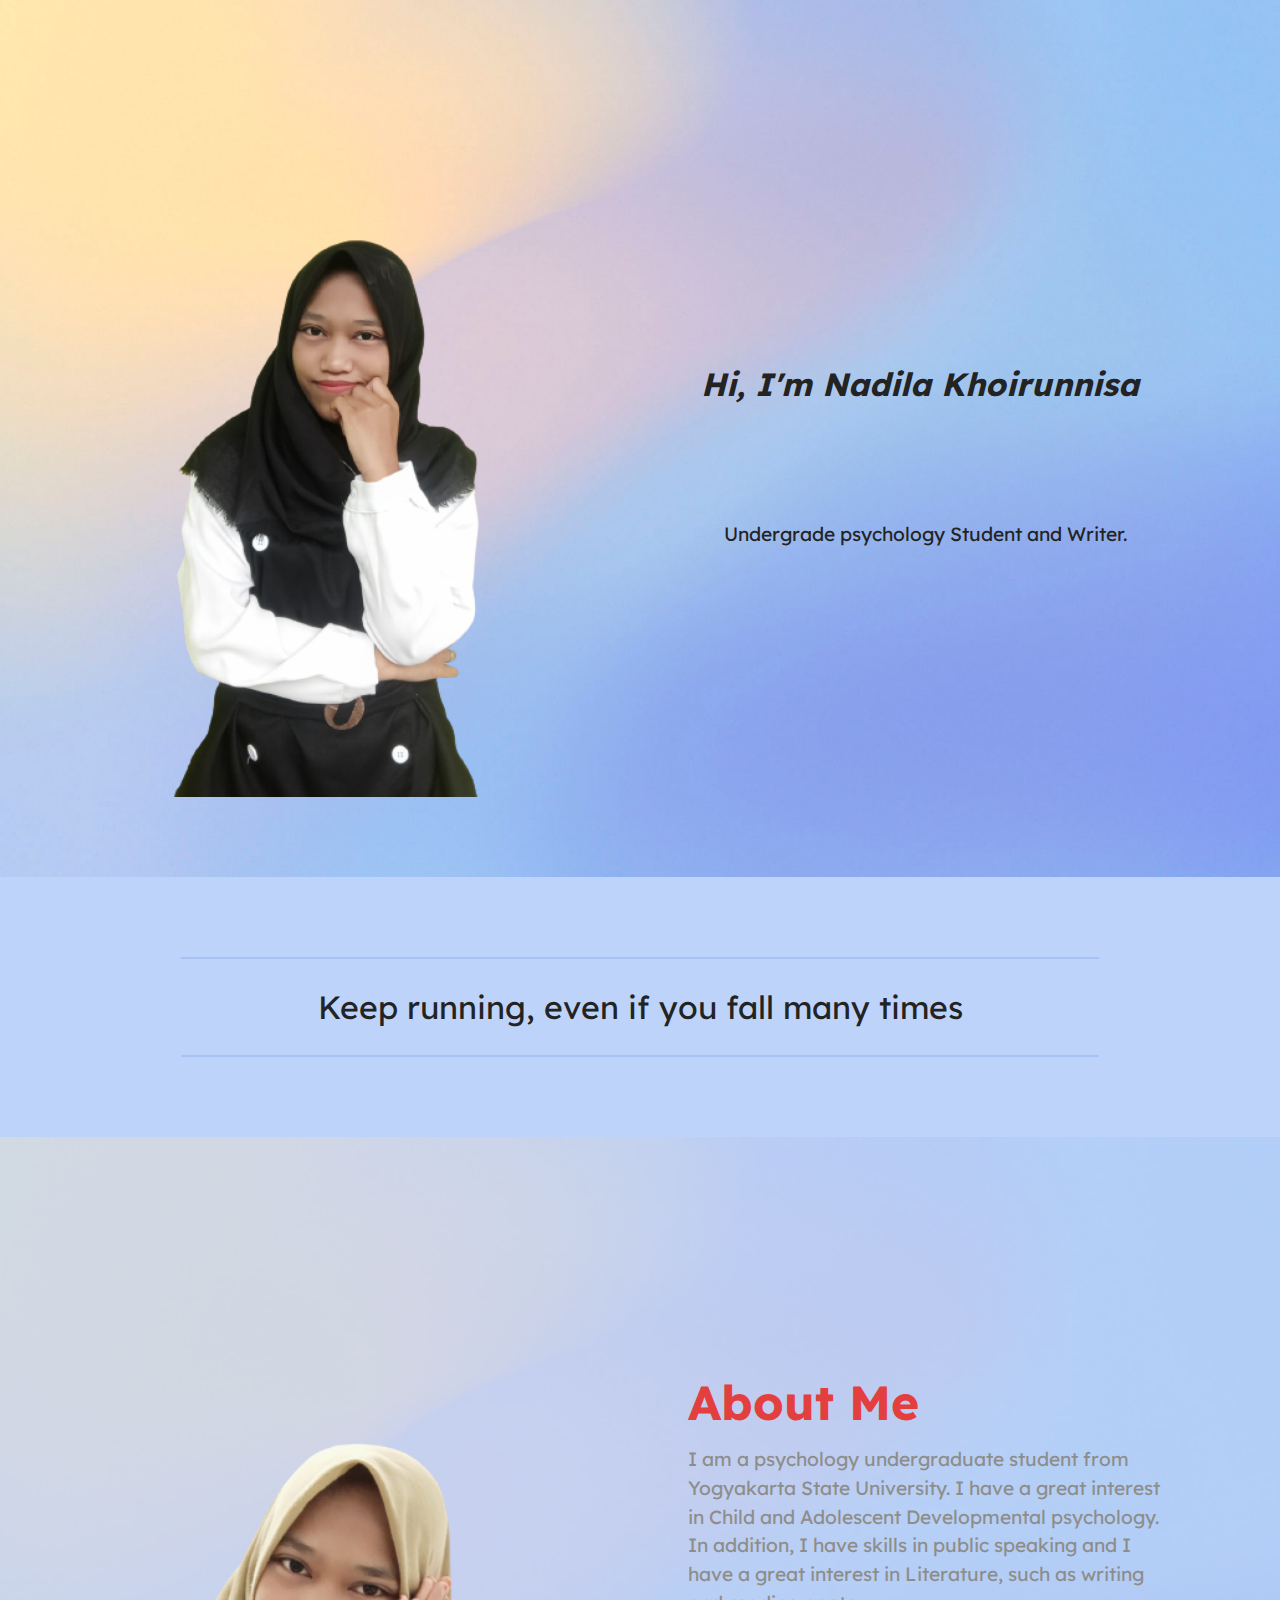
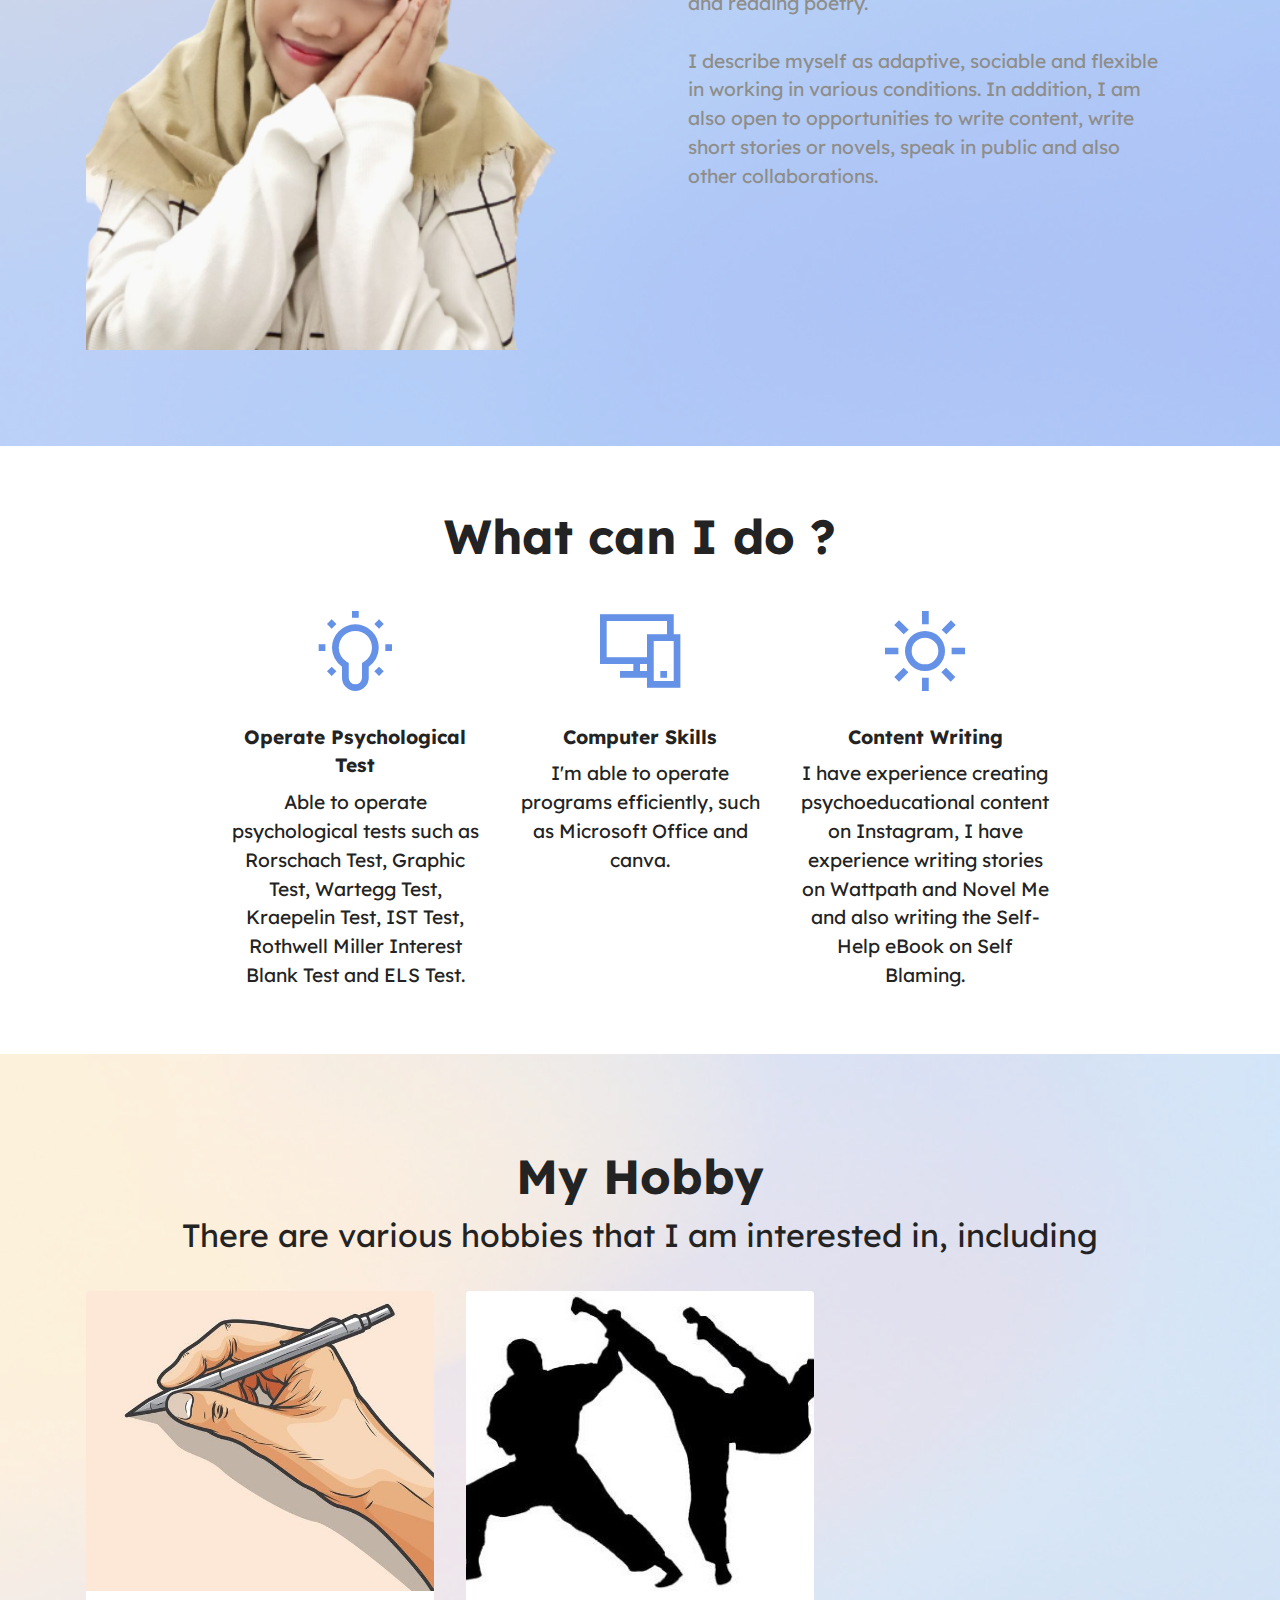
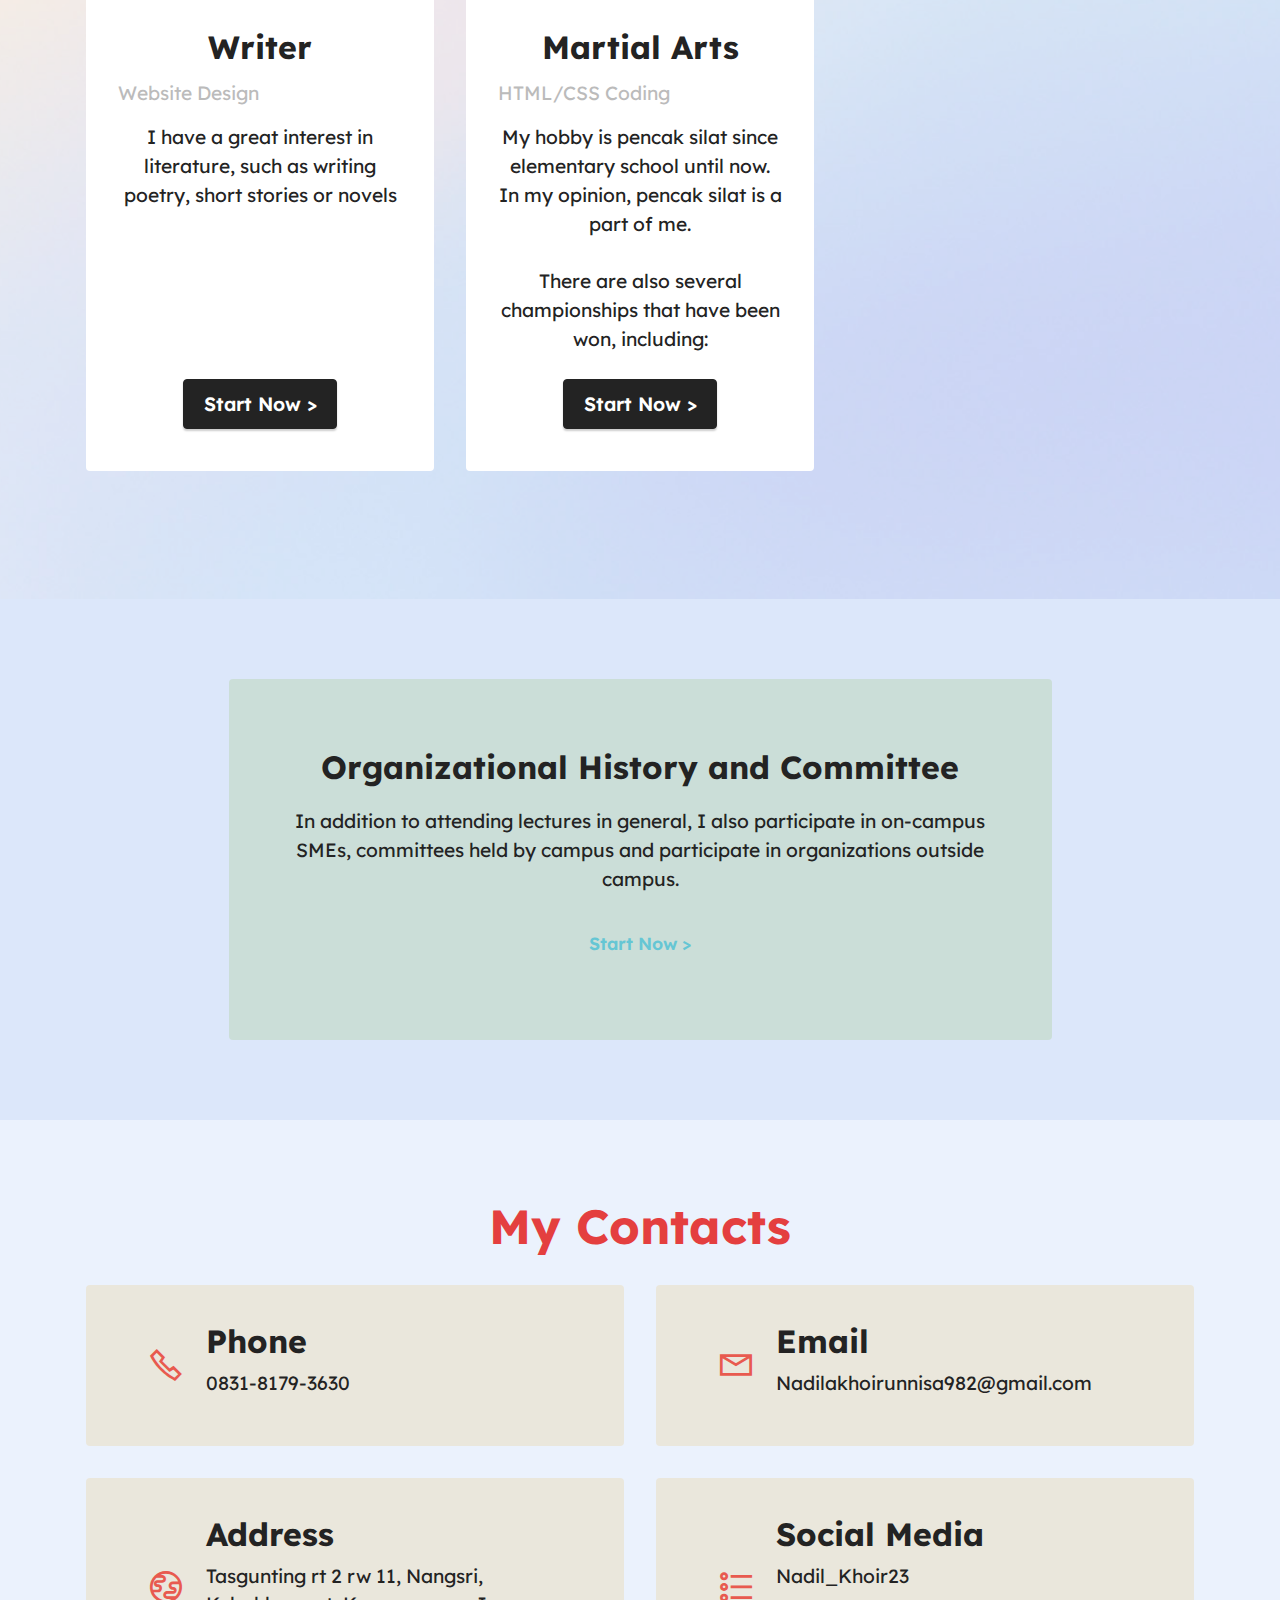
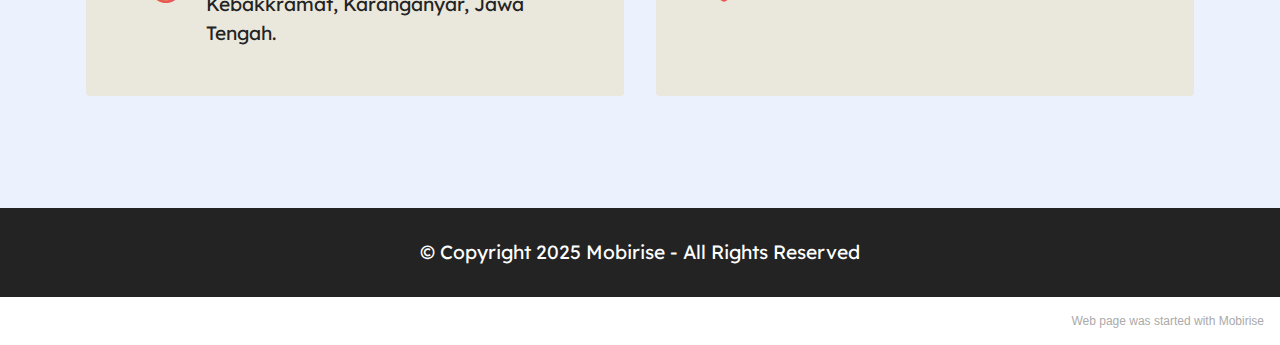
<file: index.html>
<!DOCTYPE html>
<html  >
<head>
  <!-- Site made with Mobirise Website Builder v5.6.0, https://mobirise.com -->
  <meta charset="UTF-8">
  <meta http-equiv="X-UA-Compatible" content="IE=edge">
  <meta name="generator" content="Mobirise v5.6.0, mobirise.com">
  <meta name="viewport" content="width=device-width, initial-scale=1, minimum-scale=1">
  <link rel="shortcut icon" href="assets/images/logo5.png" type="image/x-icon">
  <meta name="description" content="">
  
  
  <title>Home</title>
  <link rel="stylesheet" href="assets/web/assets/mobirise-icons2/mobirise2.css">
  <link rel="stylesheet" href="assets/bootstrap/css/bootstrap.min.css">
  <link rel="stylesheet" href="assets/bootstrap/css/bootstrap-grid.min.css">
  <link rel="stylesheet" href="assets/bootstrap/css/bootstrap-reboot.min.css">
  <link rel="stylesheet" href="assets/parallax/jarallax.css">
  <link rel="stylesheet" href="assets/theme/css/style.css">
  <link rel="preload" href="https://fonts.googleapis.com/css?family=Lexend:100,200,300,400,500,600,700,800,900&display=swap" as="style" onload="this.onload=null;this.rel='stylesheet'">
  <noscript><link rel="stylesheet" href="https://fonts.googleapis.com/css?family=Lexend:100,200,300,400,500,600,700,800,900&display=swap"></noscript>
  <link rel="preload" as="style" href="assets/mobirise/css/mbr-additional.css"><link rel="stylesheet" href="assets/mobirise/css/mbr-additional.css" type="text/css">
  
  
  
  
</head>
<body>
  
  <section data-bs-version="5.1" class="header11 cid-sFF0SGinka" id="header11-1">

    

    

    <div class="container">
        <div class="row justify-content-center">
            <div class="col-12 col-md-6 image-wrapper">
                <img class="w-100" src="assets/images/whatsapp-image-2022-03-07-at-22.51.52-removebg-preview.png" alt="Mobirise">
            </div>
            <div class="col-12 col-md">
                <div class="text-wrapper text-center">
                    <h1 class="mbr-section-title mbr-fonts-style mb-3 display-5">
                        <strong>
</strong><div><strong><br></strong></div><div><strong><em>Hi, I'm Nadila Khoirunnisa&nbsp;</em></strong></div><em><br></em><div><strong><br></strong></div></h1>
                    <p class="mbr-text mbr-fonts-style display-7">Undergrade psychology Student and Writer.</p>
                    
                </div>
            </div>
        </div>
    </div>
</section>

<section data-bs-version="5.1" class="content6 cid-sZJOxu0BJN" id="content6-12">
    
    <div class="container">
        <div class="row justify-content-center">
            <div class="col-md-12 col-lg-10">
                <hr class="line">
                <p class="mbr-text align-center mbr-fonts-style my-4 display-5">Keep running, even if you fall many times</p>
                <hr class="line">
            </div>
        </div>
    </div>
</section>

<section data-bs-version="5.1" class="image1 cid-sFF75ZhH2d" id="image1-b">
    

    <div class="mbr-overlay" style="opacity: 0.7; background-color: rgb(190, 211, 249);">
    </div>

    <div class="container">
        <div class="row align-items-center">
            <div class="col-12 col-lg-6">
                <div class="image-wrapper">
                    <img src="assets/images/whatsapp-image-2022-03-07-at-22.51.01-removebg-preview.png" alt="Mobirise">
                    
                </div>
            </div>
            <div class="col-12 col-lg">
                <div class="text-wrapper">
                    <h3 class="mbr-section-title mbr-fonts-style mb-3 display-2">
                        <strong>About Me</strong></h3>
                    <p class="mbr-text mbr-fonts-style display-7">I am a psychology undergraduate student from Yogyakarta State University. I have a great interest in Child and Adolescent Developmental psychology. In addition, I have skills in public speaking and I have a great interest in Literature, such as writing and reading poetry.
<br>
<br>I describe myself as adaptive, sociable and flexible in working in various conditions. In addition, I am also open to opportunities to write content, write short stories or novels, speak in public and also other collaborations.</p>
                </div>
            </div>
        </div>
    </div>
</section>

<section data-bs-version="5.1" class="features1 cid-sZJQeIy3ef mbr-parallax-background" id="features1-14">
    

    <div class="mbr-overlay" style="opacity: 0.5; background-color: rgb(255, 255, 255);">
    </div>
    <div class="container">
        <div class="row">
            <div class="col-12 col-lg-9">
                <h3 class="mbr-section-title mbr-fonts-style align-center mb-0 display-2"><strong>What can I do ?</strong></h3>
                
            </div>
        </div>
        <div class="row">
            <div class="card col-12 col-md-6 col-lg-3">
                <div class="card-wrapper">
                    <div class="card-box align-center">
                        <div class="iconfont-wrapper">
                            <span class="mbr-iconfont mobi-mbri-idea mobi-mbri"></span>
                        </div>
                        <h5 class="card-title mbr-fonts-style display-7"><strong>Operate Psychological Test</strong></h5>
                        <p class="card-text mbr-fonts-style display-7">Able to operate psychological tests such as Rorschach Test, Graphic Test, Wartegg Test, Kraepelin Test, IST Test, Rothwell Miller Interest Blank Test and ELS Test.</p>
                    </div>
                </div>
            </div>
            <div class="card col-12 col-md-6 col-lg-3">
                <div class="card-wrapper">
                    <div class="card-box align-center">
                        <div class="iconfont-wrapper">
                            <span class="mbr-iconfont mobi-mbri-responsive-2 mobi-mbri"></span>
                        </div>
                        <h5 class="card-title mbr-fonts-style display-7"><strong>Computer Skills</strong></h5>
                        <p class="card-text mbr-fonts-style display-7">I'm able to operate programs efficiently, such as Microsoft Office and canva.</p>
                    </div>
                </div>
            </div>
            <div class="card col-12 col-md-6 col-lg-3">
                <div class="card-wrapper">
                    <div class="card-box align-center">
                        <div class="iconfont-wrapper">
                            <span class="mbr-iconfont mobi-mbri-sun mobi-mbri"></span>
                        </div>
                        <h5 class="card-title mbr-fonts-style display-7"><strong>Content Writing</strong></h5>
                        <p class="card-text mbr-fonts-style display-7">I have experience creating psychoeducational content on Instagram, I have experience writing stories on Wattpath and Novel Me and also writing the Self-Help eBook on Self Blaming.</p>
                    </div>
                </div>
            </div>
            
        </div>
    </div>
</section>

<section data-bs-version="5.1" class="features4 cid-sZGFTOBnA6" id="features4-2">
    
    <div class="mbr-overlay"></div>
    <div class="container">
        <div class="mbr-section-head">
            <h4 class="mbr-section-title mbr-fonts-style align-center mb-0 display-2"><strong>My Hobby</strong></h4>
            <h5 class="mbr-section-subtitle mbr-fonts-style align-center mb-0 mt-2 display-5">There are various hobbies that I am interested in, including</h5>
        </div>
        <div class="row mt-4">
            <div class="item features-image сol-12 col-md-6 col-lg-4 active">
                <div class="item-wrapper">
                    <div class="item-img">
                        <img src="assets/images/whatsapp-image-2022-03-10-at-21.57.26-1.jpeg" alt="" title="" data-slide-to="0" data-bs-slide-to="0">
                    </div>
                    <div class="item-content">
                        <h5 class="item-title mbr-fonts-style display-5"><strong>Writer</strong></h5>
                        <h6 class="item-subtitle mbr-fonts-style mt-1 display-7">Website Design</h6>
                        <p class="mbr-text mbr-fonts-style mt-3 display-7">I have a great interest in literature, such as writing poetry, short stories or novels</p>
                    </div>
                    <div class="mbr-section-btn item-footer mt-2"><a href="page2.html" class="btn item-btn btn-black display-7">Start Now
                            &gt;</a></div>
                </div>
            </div><div class="item features-image сol-12 col-md-6 col-lg-4">
                <div class="item-wrapper">
                    <div class="item-img">
                        <img src="assets/images/whatsapp-image-2022-03-10-at-21.57.26-2.jpeg" alt="" title="" data-slide-to="1" data-bs-slide-to="1">
                    </div>
                    <div class="item-content">
                        <h5 class="item-title mbr-fonts-style display-5"><strong>Martial Arts</strong></h5>
                        <h6 class="item-subtitle mbr-fonts-style mt-1 display-7">
                            HTML/CSS Coding</h6>
                        <p class="mbr-text mbr-fonts-style mt-3 display-7">My hobby is pencak silat since elementary school until now. In my opinion, pencak silat is a part of me.
<br>
<br>There are also several championships that have been won, including:</p>
                    </div>
                    <div class="mbr-section-btn item-footer mt-2"><a href="page3.html" class="btn item-btn btn-black display-7">Start Now
                            &gt;</a></div>
                </div>
            </div>
            
            

        </div>
    </div>
</section>

<section data-bs-version="5.1" class="header12 cid-sZGG5KOcWn mbr-parallax-background" id="header12-3">

    

    <div class="mbr-overlay" style="opacity: 0.3; background-color: rgb(140, 175, 240);">
    </div>
    <div class="container">
        <div class="row justify-content-center">
            <div class="card col-12 col-md-12 col-lg-9">
                <div class="card-wrapper">
                    <div class="card-box align-center">
                        <h1 class="card-title mbr-fonts-style mb-3 display-5"><strong>Organizational History and Committee</strong></h1>
                        <p class="mbr-text mbr-fonts-style display-7">In addition to attending lectures in general, I also participate in on-campus SMEs, committees held by campus and participate in organizations outside campus.</p>
                        <div class="mbr-section-btn mt-3"><a class="btn btn-secondary-outline display-4" href="page1.html">Start Now &gt;</a></div>
                    </div>
                </div>
            </div>
        </div>
    </div>
</section>

<section data-bs-version="5.1" class="contacts2 cid-sFF3B84VW8 mbr-parallax-background" id="contacts2-8">
    <!---->
    
    <div class="mbr-overlay" style="opacity: 0.3; background-color: rgb(190, 211, 249);">
    </div>
    <div class="container">
        <div class="mbr-section-head">
            <h3 class="mbr-section-title mbr-fonts-style align-center mb-0 display-2">
                <strong>My Contacts</strong>
            </h3>
            
        </div>
        <div class="row justify-content-center mt-4">
            <div class="card col-12 col-md-6">
                <div class="card-wrapper">
                    <div class="image-wrapper">
                        <span class="mbr-iconfont mobi-mbri-phone mobi-mbri"></span>
                    </div>
                    <div class="text-wrapper">
                        <h6 class="card-title mbr-fonts-style mb-1 display-5">
                            <strong>Phone</strong>
                        </h6>
                        <p class="mbr-text mbr-fonts-style display-7">0831-8179-3630</p>
                    </div>
                </div>
            </div>
            <div class="card col-12 col-md-6">
                <div class="card-wrapper">
                    <div class="image-wrapper">
                        <span class="mbr-iconfont mobi-mbri-letter mobi-mbri"></span>
                    </div>
                    <div class="text-wrapper">
                        <h6 class="card-title mbr-fonts-style mb-1 display-5">
                            <strong>Email</strong>
                        </h6>
                        <p class="mbr-text mbr-fonts-style display-7">Nadilakhoirunnisa982@gmail.com</p>
                    </div>
                </div>
            </div>
            <div class="card col-12 col-md-6">
                <div class="card-wrapper">
                    <div class="image-wrapper">
                        <span class="mbr-iconfont mobi-mbri-globe mobi-mbri"></span>
                    </div>
                    <div class="text-wrapper">
                        <h6 class="card-title mbr-fonts-style mb-1 display-5">
                            <strong>Address</strong>
                        </h6>
                        <p class="mbr-text mbr-fonts-style display-7">Tasgunting rt 2 rw 11, Nangsri, Kebakkramat, Karanganyar, Jawa Tengah.</p>
                    </div>
                </div>
            </div>
            <div class="card col-12 col-md-6">
                <div class="card-wrapper">
                    <div class="image-wrapper">
                        <span class="mbr-iconfont mobi-mbri-bulleted-list mobi-mbri"></span>
                    </div>
                    <div class="text-wrapper">
                        <h6 class="card-title mbr-fonts-style mb-1 display-5"><strong>Social Media</strong></h6>
                        <p class="mbr-text mbr-fonts-style display-7">Nadil_Khoir23</p>
                    </div>
                </div>
            </div>
        </div>
    </div>
</section>

<section data-bs-version="5.1" class="footer7 cid-sFF3CYc3p7" once="footers" id="footer7-9">

    

    

    <div class="container">
        <div class="media-container-row align-center mbr-white">
            <div class="col-12">
                <p class="mbr-text mb-0 mbr-fonts-style display-7">
                    © Copyright 2025 Mobirise - All Rights Reserved
                </p>
            </div>
        </div>
    </div>
</section><section style="background-color: #fff; font-family: -apple-system, BlinkMacSystemFont, 'Segoe UI', 'Roboto', 'Helvetica Neue', Arial, sans-serif; color:#aaa; font-size:12px; padding: 0; align-items: center; display: flex;"><a href="https://mobirise.site/c" style="flex: 1 1; height: 3rem; padding-left: 1rem;"></a><p style="flex: 0 0 auto; margin:0; padding-right:1rem;">Web page was <a href="https://mobirise.site/g" style="color:#aaa;">started</a> with Mobirise</p></section><script src="assets/bootstrap/js/bootstrap.bundle.min.js"></script>  <script src="assets/parallax/jarallax.js"></script>  <script src="assets/smoothscroll/smooth-scroll.js"></script>  <script src="assets/ytplayer/index.js"></script>  <script src="assets/theme/js/script.js"></script>  
  
  
</body>
</html>
</file>
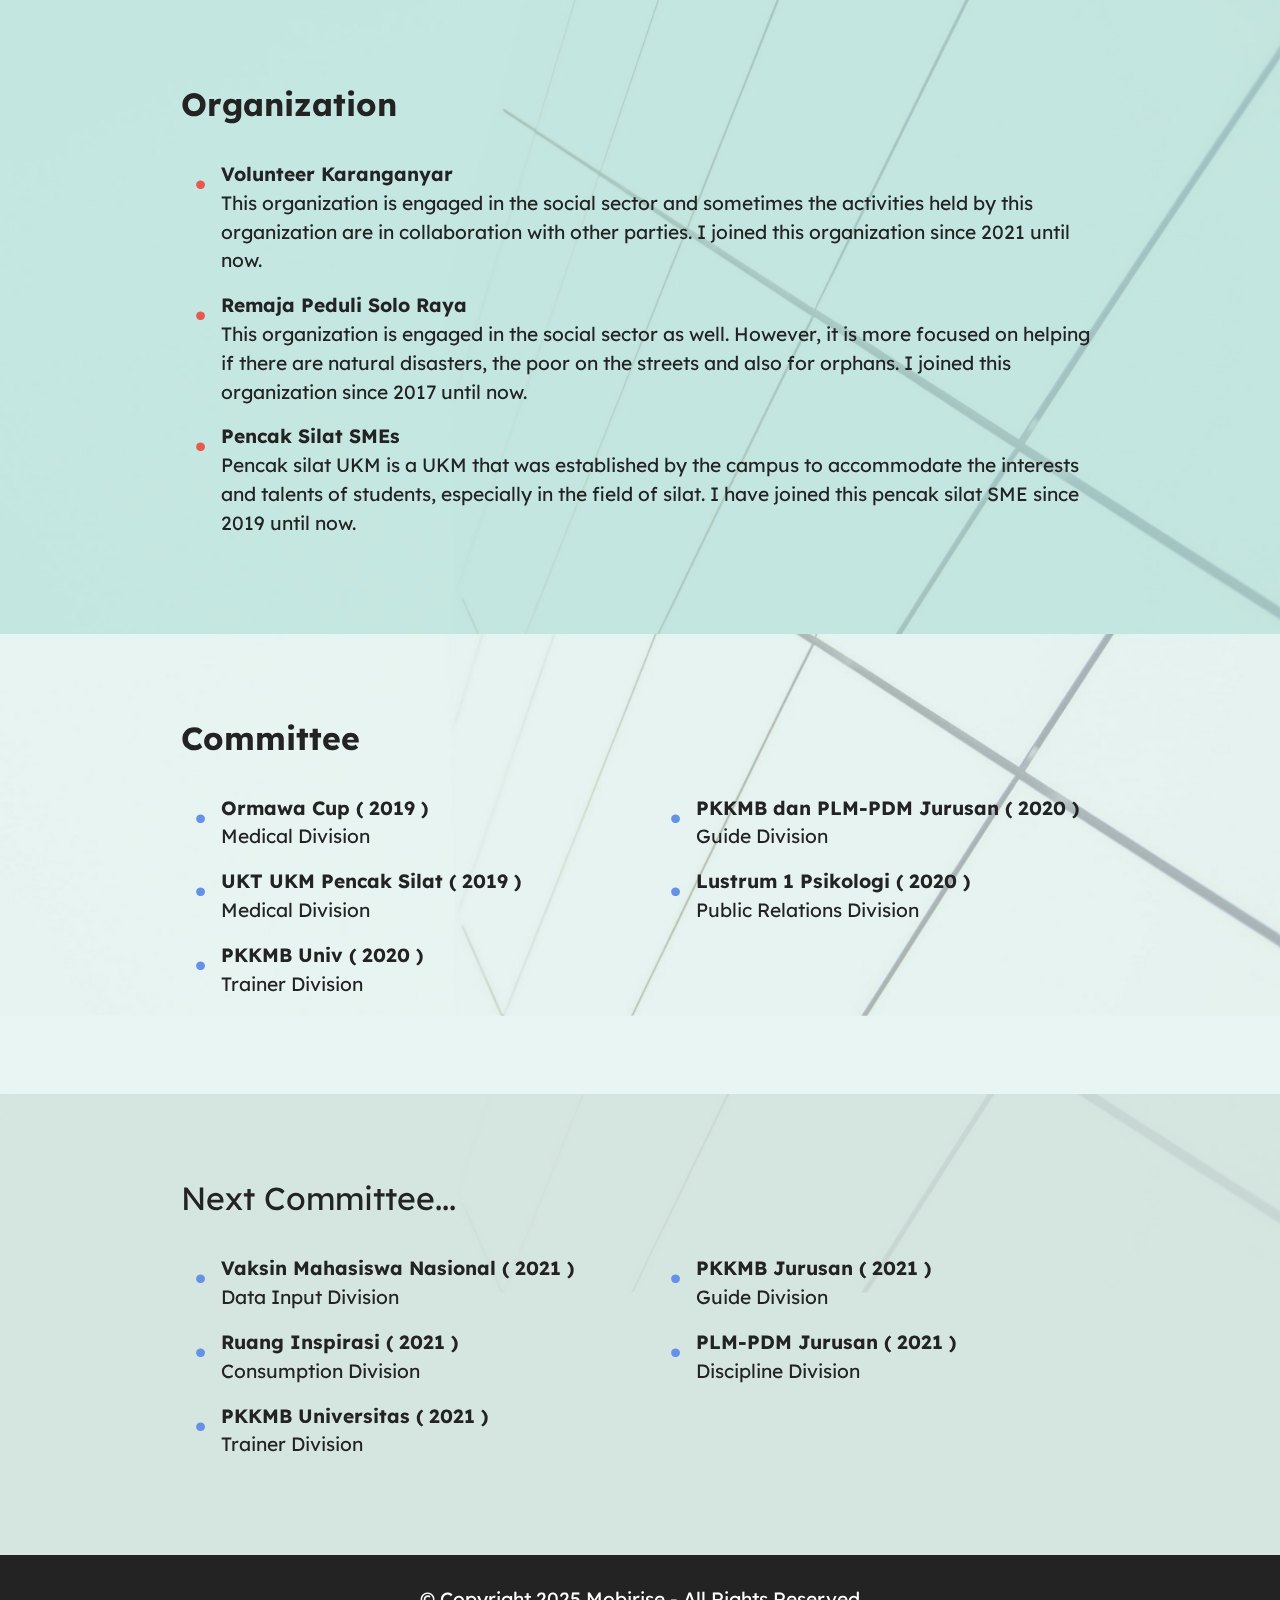
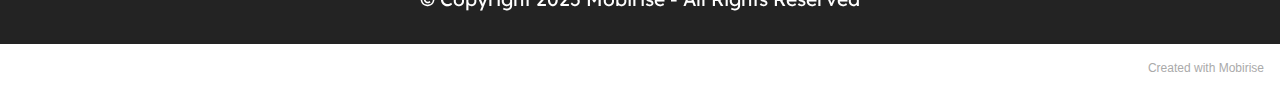
<file: page1.html>
<!DOCTYPE html>
<html  >
<head>
  <!-- Site made with Mobirise Website Builder v5.6.0, https://mobirise.com -->
  <meta charset="UTF-8">
  <meta http-equiv="X-UA-Compatible" content="IE=edge">
  <meta name="generator" content="Mobirise v5.6.0, mobirise.com">
  <meta name="viewport" content="width=device-width, initial-scale=1, minimum-scale=1">
  <link rel="shortcut icon" href="assets/images/logo5.png" type="image/x-icon">
  <meta name="description" content="">
  
  
  <title>organisasi dan kepanitiaan</title>
  <link rel="stylesheet" href="assets/bootstrap/css/bootstrap.min.css">
  <link rel="stylesheet" href="assets/bootstrap/css/bootstrap-grid.min.css">
  <link rel="stylesheet" href="assets/bootstrap/css/bootstrap-reboot.min.css">
  <link rel="stylesheet" href="assets/parallax/jarallax.css">
  <link rel="stylesheet" href="assets/theme/css/style.css">
  <link rel="preload" href="https://fonts.googleapis.com/css?family=Lexend:100,200,300,400,500,600,700,800,900&display=swap" as="style" onload="this.onload=null;this.rel='stylesheet'">
  <noscript><link rel="stylesheet" href="https://fonts.googleapis.com/css?family=Lexend:100,200,300,400,500,600,700,800,900&display=swap"></noscript>
  <link rel="preload" as="style" href="assets/mobirise/css/mbr-additional.css"><link rel="stylesheet" href="assets/mobirise/css/mbr-additional.css" type="text/css">
  
  
  
  
</head>
<body>
  
  <section data-bs-version="5.1" class="content14 cid-sZGJmEe41T mbr-parallax-background" id="content14-b">
    
    <div class="mbr-overlay" style="opacity: 0.5; background-color: rgb(140, 207, 195);"></div>
    
    <div class="container">
        <div class="row justify-content-center">
            <div class="col-md-12 col-lg-10">
                    <h3 class="mbr-section-title mbr-fonts-style mb-4 display-5"><strong>Organization</strong></h3>
                <ul class="list mbr-fonts-style display-7">
                    <li><strong>Volunteer Karanganyar</strong><br>This organization is engaged in the social sector and sometimes the activities held by this organization are in collaboration with other parties. I joined this organization since 2021 until now.</li>
                    <li><strong>Remaja Peduli Solo Raya</strong><br>This organization is engaged in the social sector as well. However, it is more focused on helping if there are natural disasters, the poor on the streets and also for orphans. I joined this organization since 2017 until now.</li>
                    <li><strong>Pencak Silat SMEs</strong><br>Pencak silat UKM is a UKM that was established by the campus to accommodate the interests and talents of students, especially in the field of silat. I have joined this pencak silat SME since 2019 until now.</li>
                </ul>
            </div>
        </div>
    </div>
</section>

<section data-bs-version="5.1" class="content13 cid-sZGLoHAD6o mbr-parallax-background" id="content13-d">
    
    <div class="mbr-overlay" style="opacity: 0.1; background-color: rgb(25, 161, 125);"></div>
    <div class="container">
        <div class="row justify-content-center">
            <div class="col-md-12 col-lg-10">
                <h3 class="mbr-section-title mbr-fonts-style mb-4 display-5"><strong>Committee</strong></h3>
            </div>
        </div>
        <div class="row justify-content-center">
            <div class="col-md-12 col-lg-10">
                <div class="row justify-content-center">
                    <div class="col-12 col-lg-6">
                        <ul class="list mbr-fonts-style display-7">
                            <li><strong>Ormawa Cup ( 2019 )</strong><br>Medical Division</li>
                            <li><strong>UKT UKM Pencak Silat ( 2019 )</strong><br>Medical Division</li>
                            <li><strong>PKKMB Univ ( 2020 )</strong><br>Trainer Division</li>
                        </ul>
                    </div>
                    <div class="col-12 col-lg-6">
                        <ul class="list mbr-fonts-style display-7">
                            <li><strong>PKKMB dan PLM-PDM Jurusan ( 2020 )</strong><br>Guide Division</li>
                            <li><strong>Lustrum 1 Psikologi ( 2020 )<br></strong>Public Relations Division</li>
                        </ul>
                    </div>
                </div>
            </div>
        </div>
    </div>
</section>

<section data-bs-version="5.1" class="content13 cid-sZGMbjRIL6 mbr-parallax-background" id="content13-e">
    
    <div class="mbr-overlay" style="opacity: 0.8; background-color: rgb(203, 222, 216);"></div>
    <div class="container">
        <div class="row justify-content-center">
            <div class="col-md-12 col-lg-10">
                <h3 class="mbr-section-title mbr-fonts-style mb-4 display-5">Next Committee...</h3>
            </div>
        </div>
        <div class="row justify-content-center">
            <div class="col-md-12 col-lg-10">
                <div class="row justify-content-center">
                    <div class="col-12 col-lg-6">
                        <ul class="list mbr-fonts-style display-7">
                            <li><strong>Vaksin Mahasiswa Nasional ( 2021 )</strong><br>Data Input Division</li>
                            <li><strong>Ruang Inspirasi ( 2021 )</strong><br>Consumption Division</li>
                            <li><strong>PKKMB Universitas ( 2021 )</strong><br>Trainer Division</li>
                        </ul>
                    </div>
                    <div class="col-12 col-lg-6">
                        <ul class="list mbr-fonts-style display-7">
                            <li><strong>PKKMB Jurusan ( 2021 )</strong><br>Guide Division</li>
                            <li><strong>PLM-PDM Jurusan ( 2021 )<br></strong>Discipline Division</li>
                        </ul>
                    </div>
                </div>
            </div>
        </div>
    </div>
</section>

<section data-bs-version="5.1" class="footer7 cid-sZGIGQspHm" once="footers" id="footer7-a">

    

    

    <div class="container">
        <div class="media-container-row align-center mbr-white">
            <div class="col-12">
                <p class="mbr-text mb-0 mbr-fonts-style display-7">
                    © Copyright 2025 Mobirise - All Rights Reserved
                </p>
            </div>
        </div>
    </div>
</section><section style="background-color: #fff; font-family: -apple-system, BlinkMacSystemFont, 'Segoe UI', 'Roboto', 'Helvetica Neue', Arial, sans-serif; color:#aaa; font-size:12px; padding: 0; align-items: center; display: flex;"><a href="https://mobirise.site/g" style="flex: 1 1; height: 3rem; padding-left: 1rem;"></a><p style="flex: 0 0 auto; margin:0; padding-right:1rem;">Created with <a href="https://mobirise.site/a" style="color:#aaa;">Mobirise</a></p></section><script src="assets/bootstrap/js/bootstrap.bundle.min.js"></script>  <script src="assets/parallax/jarallax.js"></script>  <script src="assets/smoothscroll/smooth-scroll.js"></script>  <script src="assets/ytplayer/index.js"></script>  <script src="assets/theme/js/script.js"></script>  
  
  
</body>
</html>
</file>
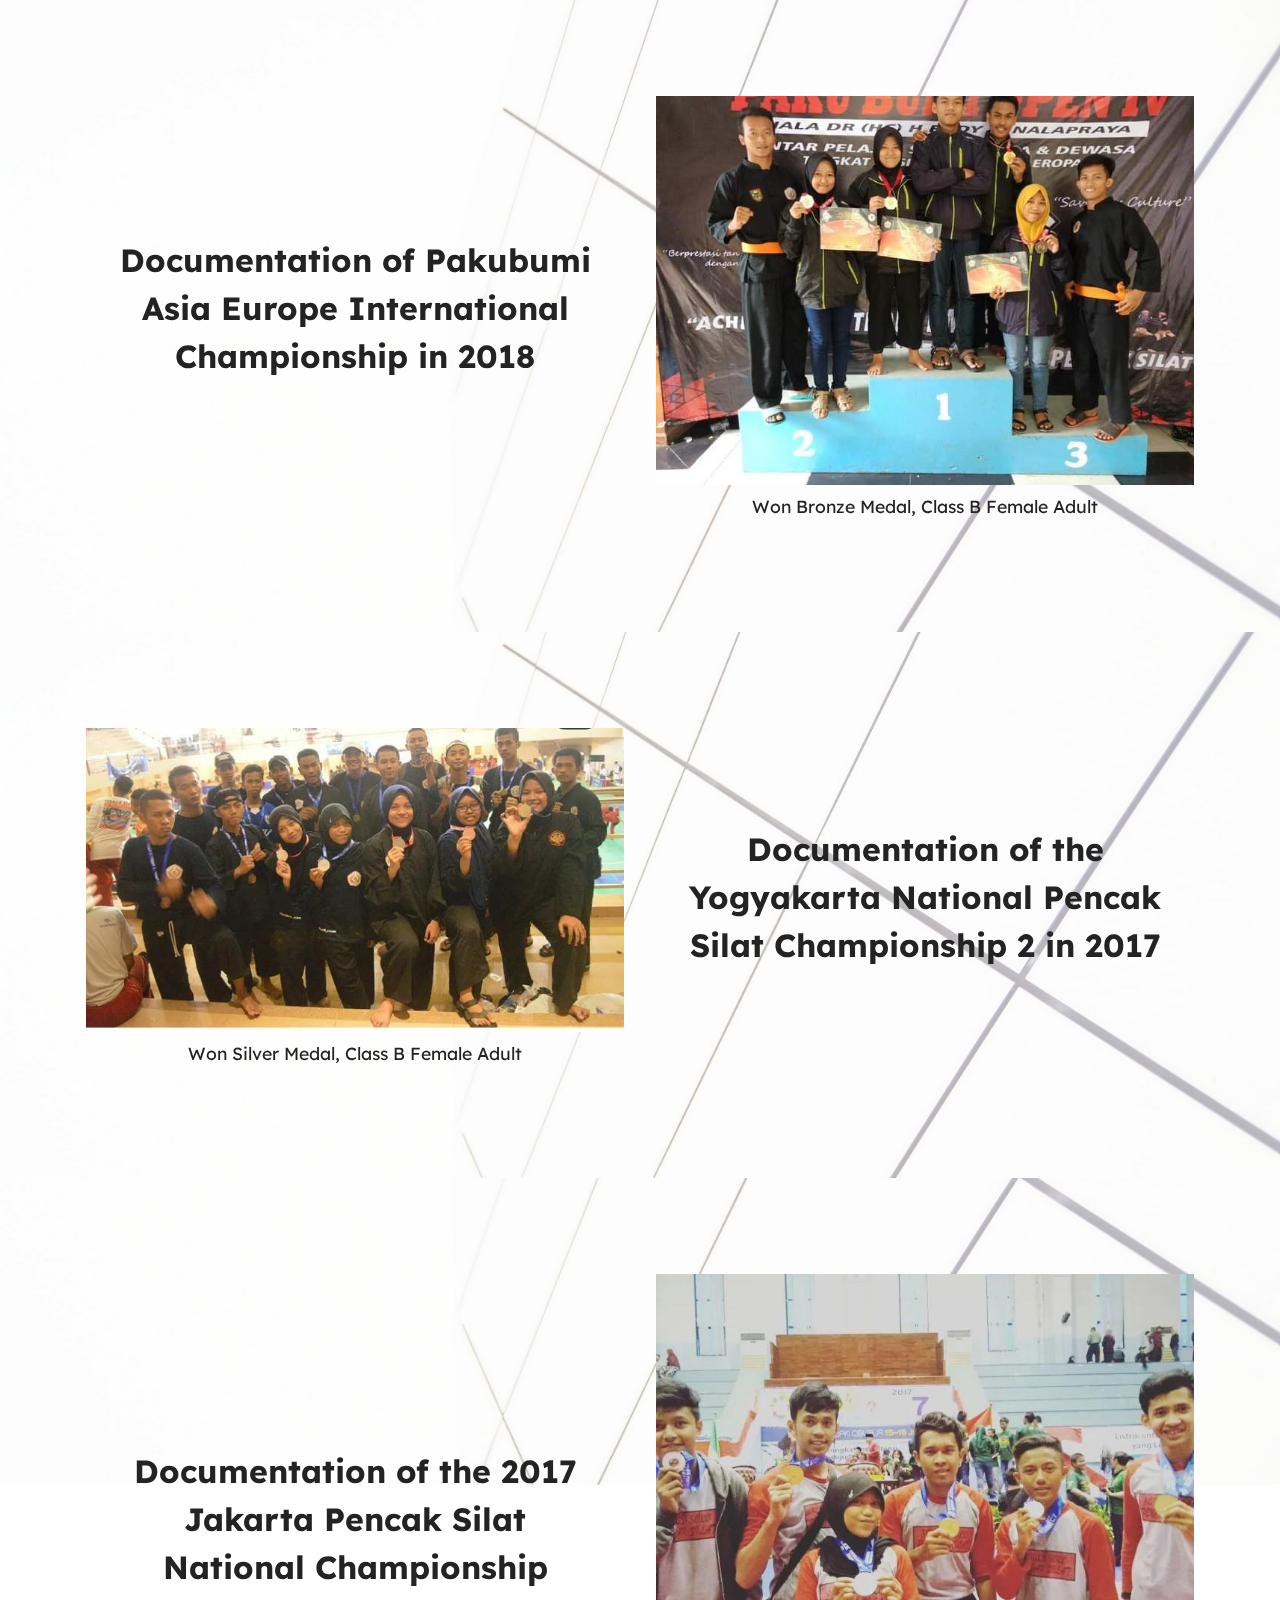
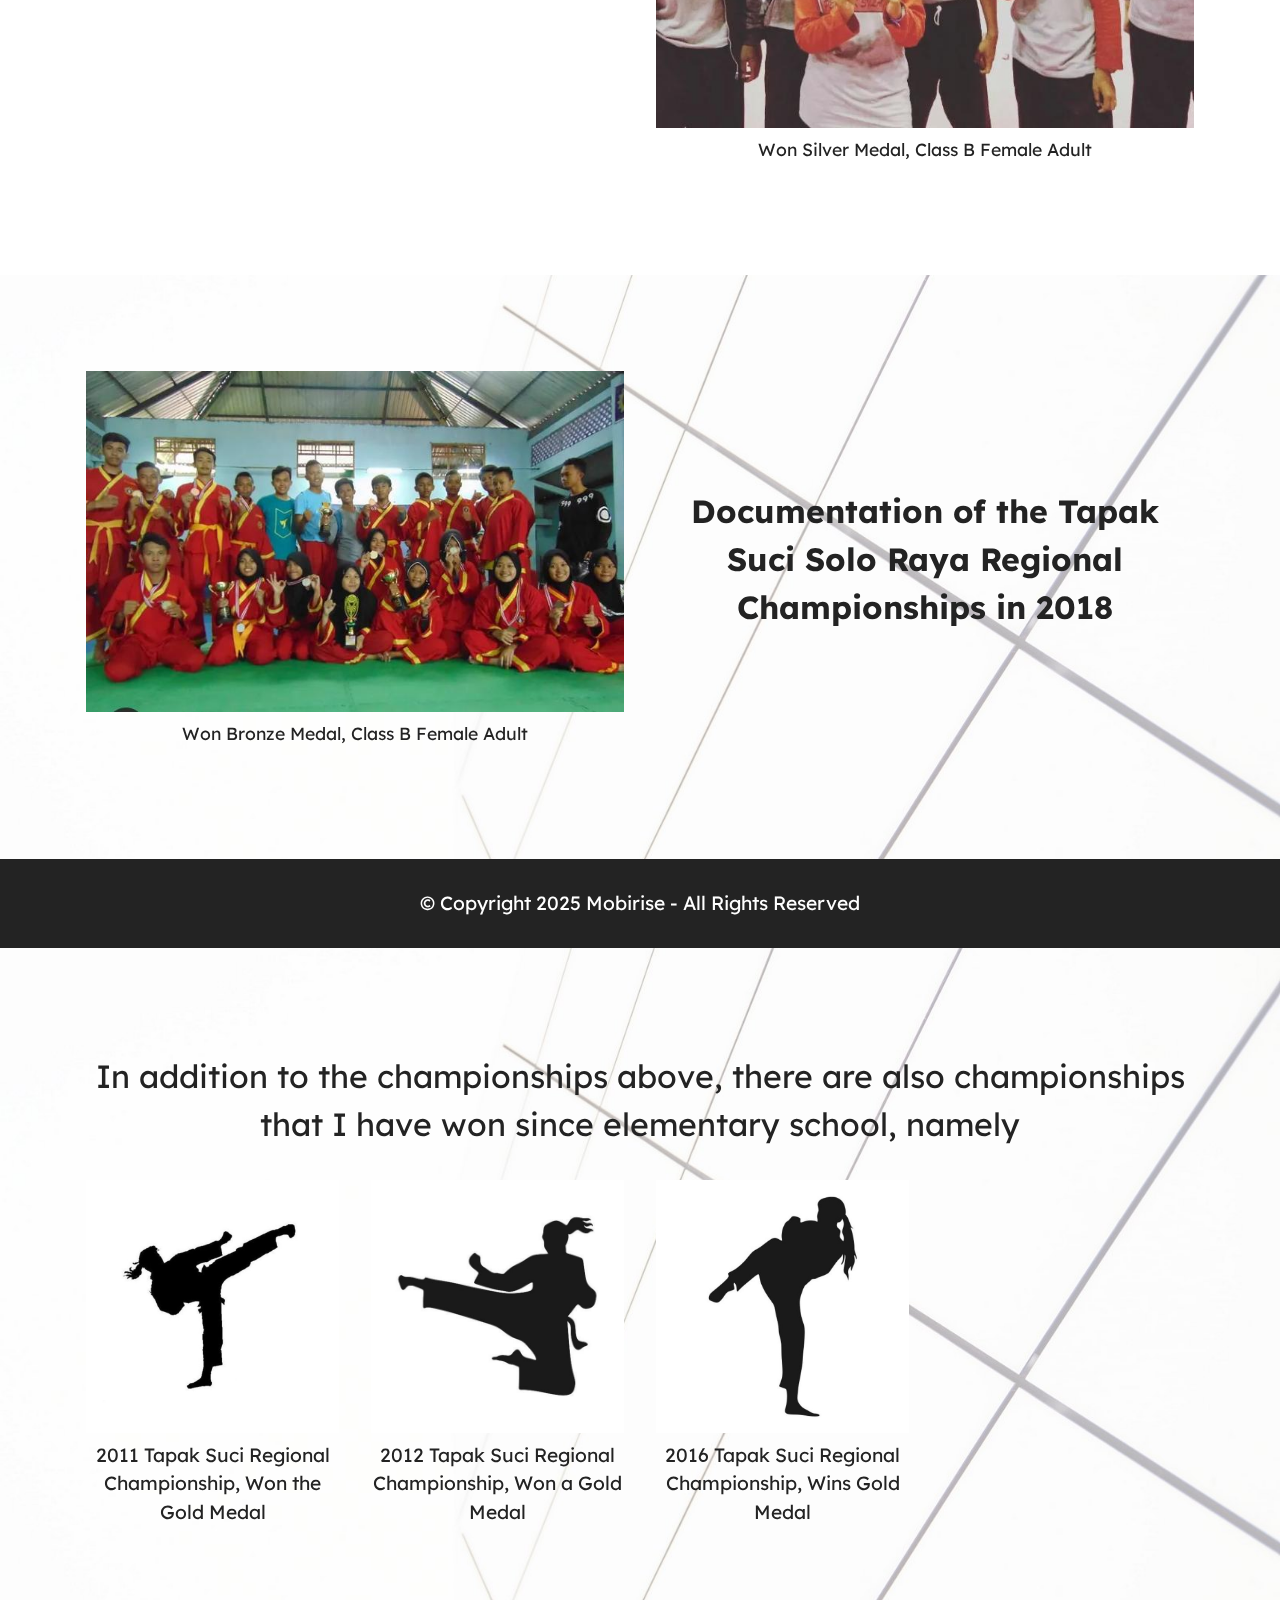
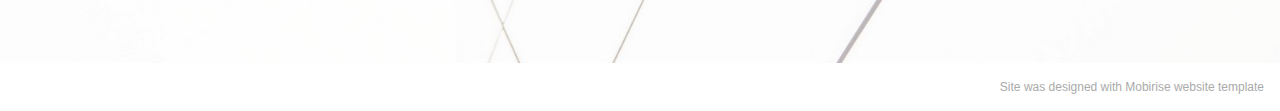
<file: page3.html>
<!DOCTYPE html>
<html  >
<head>
  <!-- Site made with Mobirise Website Builder v5.6.0, https://mobirise.com -->
  <meta charset="UTF-8">
  <meta http-equiv="X-UA-Compatible" content="IE=edge">
  <meta name="generator" content="Mobirise v5.6.0, mobirise.com">
  <meta name="viewport" content="width=device-width, initial-scale=1, minimum-scale=1">
  <link rel="shortcut icon" href="assets/images/logo5.png" type="image/x-icon">
  <meta name="description" content="">
  
  
  <title>pencak silat</title>
  <link rel="stylesheet" href="assets/web/assets/mobirise-icons2/mobirise2.css">
  <link rel="stylesheet" href="assets/bootstrap/css/bootstrap.min.css">
  <link rel="stylesheet" href="assets/bootstrap/css/bootstrap-grid.min.css">
  <link rel="stylesheet" href="assets/bootstrap/css/bootstrap-reboot.min.css">
  <link rel="stylesheet" href="assets/parallax/jarallax.css">
  <link rel="stylesheet" href="assets/theme/css/style.css">
  <link rel="preload" href="https://fonts.googleapis.com/css?family=Lexend:100,200,300,400,500,600,700,800,900&display=swap" as="style" onload="this.onload=null;this.rel='stylesheet'">
  <noscript><link rel="stylesheet" href="https://fonts.googleapis.com/css?family=Lexend:100,200,300,400,500,600,700,800,900&display=swap"></noscript>
  <link rel="preload" as="style" href="assets/mobirise/css/mbr-additional.css"><link rel="stylesheet" href="assets/mobirise/css/mbr-additional.css" type="text/css">
  
  
  
  
</head>
<body>
  
  <section data-bs-version="5.1" class="image2 cid-sZGUHpmy6Y mbr-parallax-background" id="image2-t">
    

    <div class="mbr-overlay" style="opacity: 0; background-color: rgb(255, 255, 255);">
    </div>

    <div class="container">
        <div class="row align-items-center">
            <div class="col-12 col-lg-6">
                <div class="image-wrapper">
                    <img src="assets/images/whatsapp-image-2022-03-10-at-21.51.24.jpeg" alt="Mobirise">
                    <p class="mbr-description mbr-fonts-style mt-2 align-center display-4">Won Bronze Medal, Class B Female Adult</p>
                </div>
            </div>
            <div class="col-12 col-lg">
                <div class="text-wrapper">
                    <h3 class="mbr-section-title mbr-fonts-style mb-3 display-5"><strong>Documentation of Pakubumi Asia Europe International Championship in 2018</strong></h3>
                    <p class="mbr-text mbr-fonts-style display-7"></p>
                </div>
            </div>
        </div>
    </div>
</section>

<section data-bs-version="5.1" class="image1 cid-sZGVKCqBpt" id="image1-w">
    

    <div class="mbr-overlay" style="opacity: 0; background-color: rgb(255, 255, 255);">
    </div>

    <div class="container">
        <div class="row align-items-center">
            <div class="col-12 col-lg-6">
                <div class="image-wrapper">
                    <img src="assets/images/whatsapp-image-2022-03-10-at-22.10.27.jpeg" alt="Mobirise">
                    <p class="mbr-description mbr-fonts-style pt-2 align-center display-4">Won Silver Medal, Class B Female Adult</p>
                </div>
            </div>
            <div class="col-12 col-lg">
                <div class="text-wrapper">
                    <h3 class="mbr-section-title mbr-fonts-style mb-3 display-5"><strong>Documentation of the Yogyakarta National Pencak Silat Championship 2 in 2017</strong></h3>
                    <p class="mbr-text mbr-fonts-style display-7"></p>
                </div>
            </div>
        </div>
    </div>
</section>

<section data-bs-version="5.1" class="image2 cid-sZGVLkyC29 mbr-parallax-background" id="image2-x">
    

    <div class="mbr-overlay" style="opacity: 0; background-color: rgb(255, 255, 255);">
    </div>

    <div class="container">
        <div class="row align-items-center">
            <div class="col-12 col-lg-6">
                <div class="image-wrapper">
                    <img src="assets/images/whatsapp-image-2022-03-10-at-22.10.27-1.jpeg" alt="Mobirise">
                    <p class="mbr-description mbr-fonts-style mt-2 align-center display-4">Won Silver Medal, Class B Female Adult</p>
                </div>
            </div>
            <div class="col-12 col-lg">
                <div class="text-wrapper">
                    <h3 class="mbr-section-title mbr-fonts-style mb-3 display-5"><strong>Documentation of the 2017 Jakarta Pencak Silat National Championship</strong></h3>
                    <p class="mbr-text mbr-fonts-style display-7"></p>
                </div>
            </div>
        </div>
    </div>
</section>

<section data-bs-version="5.1" class="image1 cid-sZGVMfGodV" id="image1-y">
    

    <div class="mbr-overlay" style="opacity: 0; background-color: rgb(255, 255, 255);">
    </div>

    <div class="container">
        <div class="row align-items-center">
            <div class="col-12 col-lg-6">
                <div class="image-wrapper">
                    <img src="assets/images/whatsapp-image-2022-03-10-at-22.10.27-2.jpeg" alt="Mobirise">
                    <p class="mbr-description mbr-fonts-style pt-2 align-center display-4">Won Bronze Medal, Class B Female Adult</p>
                </div>
            </div>
            <div class="col-12 col-lg">
                <div class="text-wrapper">
                    <h3 class="mbr-section-title mbr-fonts-style mb-3 display-5"><strong>Documentation of the Tapak Suci Solo Raya Regional Championships in 2018</strong></h3>
                    <p class="mbr-text mbr-fonts-style display-7"></p>
                </div>
            </div>
        </div>
    </div>
</section>

<section data-bs-version="5.1" class="footer7 cid-sZGTF3dOvU" once="footers" id="footer7-q">

    

    

    <div class="container">
        <div class="media-container-row align-center mbr-white">
            <div class="col-12">
                <p class="mbr-text mb-0 mbr-fonts-style display-7">
                    © Copyright 2025 Mobirise - All Rights Reserved
                </p>
            </div>
        </div>
    </div>
</section>

<section data-bs-version="5.1" class="gallery5 mbr-gallery cid-sZGXhjGL5R" id="gallery5-10">
    

    <div class="mbr-overlay" style="opacity: 0; background-color: rgb(250, 250, 250);">
    </div>

    <div class="container">
        <div class="mbr-section-head">
            <h3 class="mbr-section-title mbr-fonts-style align-center m-0 display-2"></h3>
            <h4 class="mbr-section-subtitle mbr-fonts-style align-center mb-0 mt-2 display-5">In addition to the championships above, there are also championships that I have won since elementary school, namely</h4>
        </div>
        <div class="row mbr-gallery mt-4">
            <div class="col-12 col-md-6 col-lg-3 item gallery-image">
                <div class="item-wrapper" data-toggle="modal" data-bs-toggle="modal" data-target="#sZJWLABkS9-modal" data-bs-target="#sZJWLABkS9-modal">
                    <img class="w-100" src="assets/images/whatsapp-image-2022-03-10-at-22.21.55-1.jpeg" alt="" data-slide-to="0" data-bs-slide-to="0" data-target="#lb-sZJWLABkS9" data-bs-target="#lb-sZJWLABkS9">
                    <div class="icon-wrapper">
                        <span class="mobi-mbri mobi-mbri-search mbr-iconfont mbr-iconfont-btn"></span>
                    </div>
                </div>
                <h6 class="mbr-item-subtitle mbr-fonts-style align-center mb-2 mt-2 display-7">2011 Tapak Suci Regional Championship, Won the Gold Medal</h6>
            </div>
            <div class="col-12 col-md-6 col-lg-3 item gallery-image">
                <div class="item-wrapper" data-toggle="modal" data-bs-toggle="modal" data-target="#sZJWLABkS9-modal" data-bs-target="#sZJWLABkS9-modal">
                    <img class="w-100" src="assets/images/whatsapp-image-2022-03-11-at-09.55.23.jpeg" alt="" data-slide-to="1" data-bs-slide-to="1" data-target="#lb-sZJWLABkS9" data-bs-target="#lb-sZJWLABkS9">
                    <div class="icon-wrapper">
                        <span class="mobi-mbri mobi-mbri-search mbr-iconfont mbr-iconfont-btn"></span>
                    </div>
                </div>
                <h6 class="mbr-item-subtitle mbr-fonts-style align-center mb-2 mt-2 display-7">2012 Tapak Suci Regional Championship, Won a Gold Medal</h6>
            </div>
            
            <div class="col-12 col-md-6 col-lg-3 item gallery-image">
                <div class="item-wrapper" data-toggle="modal" data-bs-toggle="modal" data-target="#sZJWLABkS9-modal" data-bs-target="#sZJWLABkS9-modal">
                    <img class="w-100" src="assets/images/whatsapp-image-2022-03-10-at-22.21.55.jpeg" alt="" data-slide-to="2" data-bs-slide-to="2" data-target="#lb-sZJWLABkS9" data-bs-target="#lb-sZJWLABkS9">
                    <div class="icon-wrapper">
                        <span class="mobi-mbri mobi-mbri-search mbr-iconfont mbr-iconfont-btn"></span>
                    </div>
                </div>
                <h6 class="mbr-item-subtitle mbr-fonts-style align-center mb-2 mt-2 display-7">2016 Tapak Suci Regional Championship, Wins Gold Medal</h6>
            </div>
        </div>

        <div class="modal mbr-slider" tabindex="-1" role="dialog" aria-hidden="true" id="sZJWLABkS9-modal">
            <div class="modal-dialog" role="document">
                <div class="modal-content">
                    <div class="modal-body">
                        <div class="carousel slide" id="lb-sZJWLABkS9" data-interval="5000" data-bs-interval="5000">
                            <div class="carousel-inner">
                                <div class="carousel-item active">
                                    <img class="d-block w-100" src="assets/images/whatsapp-image-2022-03-10-at-22.21.55-1.jpeg" alt="">
                                </div>
                                <div class="carousel-item">
                                    <img class="d-block w-100" src="assets/images/whatsapp-image-2022-03-11-at-09.55.23.jpeg" alt="">
                                </div>
                                
                                <div class="carousel-item">
                                    <img class="d-block w-100" src="assets/images/whatsapp-image-2022-03-10-at-22.21.55.jpeg" alt="">
                                </div>
                            </div>
                            <ol class="carousel-indicators">
                                <li data-slide-to="0" data-bs-slide-to="0" class="active" data-target="#lb-sZJWLABkS9" data-bs-target="#lb-sZJWLABkS9"></li>
                                <li data-slide-to="1" data-bs-slide-to="1" data-target="#lb-sZJWLABkS9" data-bs-target="#lb-sZJWLABkS9"></li>
                                <li data-slide-to="2" data-bs-slide-to="2" data-target="#lb-sZJWLABkS9" data-bs-target="#lb-sZJWLABkS9"></li>
                                
                            </ol>
                            <a role="button" href="" class="close" data-dismiss="modal" data-bs-dismiss="modal" aria-label="Close">
                            </a>
                            <a class="carousel-control-prev carousel-control" role="button" data-slide="prev" data-bs-slide="prev" href="#lb-sZJWLABkS9">
                                <span class="mobi-mbri mobi-mbri-arrow-prev" aria-hidden="true"></span>
                                <span class="sr-only visually-hidden">Previous</span>
                            </a>
                            <a class="carousel-control-next carousel-control" role="button" data-slide="next" data-bs-slide="next" href="#lb-sZJWLABkS9">
                                <span class="mobi-mbri mobi-mbri-arrow-next" aria-hidden="true"></span>
                                <span class="sr-only visually-hidden">Next</span>
                            </a>
                        </div>
                    </div>
                </div>
            </div>
        </div>
    </div>
</section><section style="background-color: #fff; font-family: -apple-system, BlinkMacSystemFont, 'Segoe UI', 'Roboto', 'Helvetica Neue', Arial, sans-serif; color:#aaa; font-size:12px; padding: 0; align-items: center; display: flex;"><a href="https://mobirise.site/f" style="flex: 1 1; height: 3rem; padding-left: 1rem;"></a><p style="flex: 0 0 auto; margin:0; padding-right:1rem;"><a href="https://mobirise.site/s" style="color:#aaa;">Site</a> was designed with Mobirise website template</p></section><script src="assets/bootstrap/js/bootstrap.bundle.min.js"></script>  <script src="assets/parallax/jarallax.js"></script>  <script src="assets/smoothscroll/smooth-scroll.js"></script>  <script src="assets/ytplayer/index.js"></script>  <script src="assets/theme/js/script.js"></script>  
  
  
</body>
</html>
</file>
<file: assets/web/assets/mobirise-icons2/mobirise2.css>
@font-face {
  font-family: 'Moririse2';
  font-display: swap;
  src:  url('mobirise2.eot?f2bix4');
  src:  url('mobirise2.eot?f2bix4#iefix') format('embedded-opentype'),
    url('mobirise2.ttf?f2bix4') format('truetype'),
    url('mobirise2.woff?f2bix4') format('woff'),
    url('mobirise2.svg?f2bix4#mobirise2') format('svg');
  font-weight: normal;
  font-style: normal;
}

[class^="mobi-"], [class*=" mobi-"] {
  /* use !important to prevent issues with browser extensions that change fonts */
  font-family: 'Moririse2' !important;
  speak: none;
  font-style: normal;
  font-weight: normal;
  font-variant: normal;
  text-transform: none;
  line-height: 1;

  /* Better Font Rendering =========== */
  -webkit-font-smoothing: antialiased;
  -moz-osx-font-smoothing: grayscale;
}

.mobi-mbri-add-submenu:before {
  content: "\e900";
}
.mobi-mbri-alert:before {
  content: "\e901";
}
.mobi-mbri-align-center:before {
  content: "\e902";
}
.mobi-mbri-align-justify:before {
  content: "\e903";
}
.mobi-mbri-align-left:before {
  content: "\e904";
}
.mobi-mbri-align-right:before {
  content: "\e905";
}
.mobi-mbri-android:before {
  content: "\e906";
}
.mobi-mbri-apple:before {
  content: "\e907";
}
.mobi-mbri-arrow-down:before {
  content: "\e908";
}
.mobi-mbri-arrow-next:before {
  content: "\e909";
}
.mobi-mbri-arrow-prev:before {
  content: "\e90a";
}
.mobi-mbri-arrow-up:before {
  content: "\e90b";
}
.mobi-mbri-bold:before {
  content: "\e90c";
}
.mobi-mbri-bookmark:before {
  content: "\e90d";
}
.mobi-mbri-bootstrap:before {
  content: "\e90e";
}
.mobi-mbri-briefcase:before {
  content: "\e90f";
}
.mobi-mbri-browse:before {
  content: "\e910";
}
.mobi-mbri-bulleted-list:before {
  content: "\e911";
}
.mobi-mbri-calendar:before {
  content: "\e912";
}
.mobi-mbri-camera:before {
  content: "\e913";
}
.mobi-mbri-cart-add:before {
  content: "\e914";
}
.mobi-mbri-cart-full:before {
  content: "\e915";
}
.mobi-mbri-cash:before {
  content: "\e916";
}
.mobi-mbri-change-style:before {
  content: "\e917";
}
.mobi-mbri-chat:before {
  content: "\e918";
}
.mobi-mbri-clock:before {
  content: "\e919";
}
.mobi-mbri-close:before {
  content: "\e91a";
}
.mobi-mbri-cloud:before {
  content: "\e91b";
}
.mobi-mbri-code:before {
  content: "\e91c";
}
.mobi-mbri-contact-form:before {
  content: "\e91d";
}
.mobi-mbri-credit-card:before {
  content: "\e91e";
}
.mobi-mbri-cursor-click:before {
  content: "\e91f";
}
.mobi-mbri-cust-feedback:before {
  content: "\e920";
}
.mobi-mbri-database:before {
  content: "\e921";
}
.mobi-mbri-delivery:before {
  content: "\e922";
}
.mobi-mbri-desktop:before {
  content: "\e923";
}
.mobi-mbri-devices:before {
  content: "\e924";
}
.mobi-mbri-down:before {
  content: "\e925";
}
.mobi-mbri-download-2:before {
  content: "\e926";
}
.mobi-mbri-download:before {
  content: "\e927";
}
.mobi-mbri-drag-n-drop-2:before {
  content: "\e928";
}
.mobi-mbri-drag-n-drop:before {
  content: "\e929";
}
.mobi-mbri-edit-2:before {
  content: "\e92a";
}
.mobi-mbri-edit:before {
  content: "\e92b";
}
.mobi-mbri-error:before {
  content: "\e92c";
}
.mobi-mbri-extension:before {
  content: "\e92d";
}
.mobi-mbri-features:before {
  content: "\e92e";
}
.mobi-mbri-file:before {
  content: "\e92f";
}
.mobi-mbri-flag:before {
  content: "\e930";
}
.mobi-mbri-folder:before {
  content: "\e931";
}
.mobi-mbri-gift:before {
  content: "\e932";
}
.mobi-mbri-github:before {
  content: "\e933";
}
.mobi-mbri-globe-2:before {
  content: "\e934";
}
.mobi-mbri-globe:before {
  content: "\e935";
}
.mobi-mbri-growing-chart:before {
  content: "\e936";
}
.mobi-mbri-hearth:before {
  content: "\e937";
}
.mobi-mbri-help:before {
  content: "\e938";
}
.mobi-mbri-home:before {
  content: "\e939";
}
.mobi-mbri-hot-cup:before {
  content: "\e93a";
}
.mobi-mbri-idea:before {
  content: "\e93b";
}
.mobi-mbri-image-gallery:before {
  content: "\e93c";
}
.mobi-mbri-image-slider:before {
  content: "\e93d";
}
.mobi-mbri-info:before {
  content: "\e93e";
}
.mobi-mbri-italic:before {
  content: "\e93f";
}
.mobi-mbri-key:before {
  content: "\e940";
}
.mobi-mbri-laptop:before {
  content: "\e941";
}
.mobi-mbri-layers:before {
  content: "\e942";
}
.mobi-mbri-left-right:before {
  content: "\e943";
}
.mobi-mbri-left:before {
  content: "\e944";
}
.mobi-mbri-letter:before {
  content: "\e945";
}
.mobi-mbri-like:before {
  content: "\e946";
}
.mobi-mbri-link:before {
  content: "\e947";
}
.mobi-mbri-lock:before {
  content: "\e948";
}
.mobi-mbri-login:before {
  content: "\e949";
}
.mobi-mbri-logout:before {
  content: "\e94a";
}
.mobi-mbri-magic-stick:before {
  content: "\e94b";
}
.mobi-mbri-map-pin:before {
  content: "\e94c";
}
.mobi-mbri-menu:before {
  content: "\e94d";
}
.mobi-mbri-mobile-2:before {
  content: "\e94e";
}
.mobi-mbri-mobile-horizontal:before {
  content: "\e94f";
}
.mobi-mbri-mobile:before {
  content: "\e950";
}
.mobi-mbri-mobirise:before {
  content: "\e951";
}
.mobi-mbri-more-horizontal:before {
  content: "\e952";
}
.mobi-mbri-more-vertical:before {
  content: "\e953";
}
.mobi-mbri-music:before {
  content: "\e954";
}
.mobi-mbri-new-file:before {
  content: "\e955";
}
.mobi-mbri-numbered-list:before {
  content: "\e956";
}
.mobi-mbri-opened-folder:before {
  content: "\e957";
}
.mobi-mbri-pages:before {
  content: "\e958";
}
.mobi-mbri-paper-plane:before {
  content: "\e959";
}
.mobi-mbri-paperclip:before {
  content: "\e95a";
}
.mobi-mbri-phone:before {
  content: "\e95b";
}
.mobi-mbri-photo:before {
  content: "\e95c";
}
.mobi-mbri-photos:before {
  content: "\e95d";
}
.mobi-mbri-pin:before {
  content: "\e95e";
}
.mobi-mbri-play:before {
  content: "\e95f";
}
.mobi-mbri-plus:before {
  content: "\e960";
}
.mobi-mbri-preview:before {
  content: "\e961";
}
.mobi-mbri-print:before {
  content: "\e962";
}
.mobi-mbri-protect:before {
  content: "\e963";
}
.mobi-mbri-question:before {
  content: "\e964";
}
.mobi-mbri-quote-left:before {
  content: "\e965";
}
.mobi-mbri-quote-right:before {
  content: "\e966";
}
.mobi-mbri-redo:before {
  content: "\e967";
}
.mobi-mbri-refresh:before {
  content: "\e968";
}
.mobi-mbri-responsive-2:before {
  content: "\e969";
}
.mobi-mbri-responsive:before {
  content: "\e96a";
}
.mobi-mbri-right:before {
  content: "\e96b";
}
.mobi-mbri-rocket:before {
  content: "\e96c";
}
.mobi-mbri-sad-face:before {
  content: "\e96d";
}
.mobi-mbri-sale:before {
  content: "\e96e";
}
.mobi-mbri-save:before {
  content: "\e96f";
}
.mobi-mbri-search:before {
  content: "\e970";
}
.mobi-mbri-setting-2:before {
  content: "\e971";
}
.mobi-mbri-setting-3:before {
  content: "\e972";
}
.mobi-mbri-setting:before {
  content: "\e973";
}
.mobi-mbri-share:before {
  content: "\e974";
}
.mobi-mbri-shopping-bag:before {
  content: "\e975";
}
.mobi-mbri-shopping-basket:before {
  content: "\e976";
}
.mobi-mbri-shopping-cart:before {
  content: "\e977";
}
.mobi-mbri-sites:before {
  content: "\e978";
}
.mobi-mbri-smile-face:before {
  content: "\e979";
}
.mobi-mbri-speed:before {
  content: "\e97a";
}
.mobi-mbri-star:before {
  content: "\e97b";
}
.mobi-mbri-success:before {
  content: "\e97c";
}
.mobi-mbri-sun:before {
  content: "\e97d";
}
.mobi-mbri-sun2:before {
  content: "\e97e";
}
.mobi-mbri-tablet-vertical:before {
  content: "\e97f";
}
.mobi-mbri-tablet:before {
  content: "\e980";
}
.mobi-mbri-target:before {
  content: "\e981";
}
.mobi-mbri-timer:before {
  content: "\e982";
}
.mobi-mbri-to-ftp:before {
  content: "\e983";
}
.mobi-mbri-to-local-drive:before {
  content: "\e984";
}
.mobi-mbri-touch-swipe:before {
  content: "\e985";
}
.mobi-mbri-touch:before {
  content: "\e986";
}
.mobi-mbri-trash:before {
  content: "\e987";
}
.mobi-mbri-underline:before {
  content: "\e988";
}
.mobi-mbri-undo:before {
  content: "\e989";
}
.mobi-mbri-unlink:before {
  content: "\e98a";
}
.mobi-mbri-unlock:before {
  content: "\e98b";
}
.mobi-mbri-up-down:before {
  content: "\e98c";
}
.mobi-mbri-up:before {
  content: "\e98d";
}
.mobi-mbri-update:before {
  content: "\e98e";
}
.mobi-mbri-upload-2:before {
  content: "\e98f";
}
.mobi-mbri-upload:before {
  content: "\e990";
}
.mobi-mbri-user-2:before {
  content: "\e991";
}
.mobi-mbri-user:before {
  content: "\e992";
}
.mobi-mbri-users:before {
  content: "\e993";
}
.mobi-mbri-video-play:before {
  content: "\e994";
}
.mobi-mbri-video:before {
  content: "\e995";
}
.mobi-mbri-watch:before {
  content: "\e996";
}
.mobi-mbri-website-theme-2:before {
  content: "\e997";
}
.mobi-mbri-website-theme:before {
  content: "\e998";
}
.mobi-mbri-wifi:before {
  content: "\e999";
}
.mobi-mbri-windows:before {
  content: "\e99a";
}
.mobi-mbri-zoom-in:before {
  content: "\e99b";
}
.mobi-mbri-zoom-out:before {
  content: "\e99c";
}
</file>
<file: assets/parallax/jarallax.css>
.jarallax {
    position: relative;
    z-index: 0;
}
.jarallax > .jarallax-img {
    position: absolute;
    object-fit: cover;
    /* support for plugin https://github.com/bfred-it/object-fit-images */
    font-family: 'object-fit: cover;';
    top: 0;
    left: 0;
    width: 100%;
    height: 100%;
    z-index: -1;
}
</file>
<file: assets/theme/css/style.css>
@charset "UTF-8";
section {
  background-color: #ffffff;
}

body {
  font-style: normal;
  line-height: 1.5;
  font-weight: 400;
  color: #232323;
  position: relative;
}

button {
  background-color: transparent;
  border-color: transparent;
}

section,
.container,
.container-fluid {
  position: relative;
  word-wrap: break-word;
}

a.mbr-iconfont:hover {
  text-decoration: none;
}

.article .lead p,
.article .lead ul,
.article .lead ol,
.article .lead pre,
.article .lead blockquote {
  margin-bottom: 0;
}

a {
  font-style: normal;
  font-weight: 400;
  cursor: pointer;
}
a, a:hover {
  text-decoration: none;
}

.mbr-section-title {
  font-style: normal;
  line-height: 1.3;
}

.mbr-section-subtitle {
  line-height: 1.3;
}

.mbr-text {
  font-style: normal;
  line-height: 1.7;
}

h1,
h2,
h3,
h4,
h5,
h6,
.display-1,
.display-2,
.display-4,
.display-5,
.display-7,
span,
p,
a {
  line-height: 1;
  word-break: break-word;
  word-wrap: break-word;
  font-weight: 400;
}

b,
strong {
  font-weight: bold;
}

input:-webkit-autofill, input:-webkit-autofill:hover, input:-webkit-autofill:focus, input:-webkit-autofill:active {
  transition-delay: 9999s;
  -webkit-transition-property: background-color, color;
  transition-property: background-color, color;
}

textarea[type=hidden] {
  display: none;
}

section {
  background-position: 50% 50%;
  background-repeat: no-repeat;
  background-size: cover;
}
section .mbr-background-video,
section .mbr-background-video-preview {
  position: absolute;
  bottom: 0;
  left: 0;
  right: 0;
  top: 0;
}

.hidden {
  visibility: hidden;
}

.mbr-z-index20 {
  z-index: 20;
}

/*! Base colors */
.mbr-white {
  color: #ffffff;
}

.mbr-black {
  color: #111111;
}

.mbr-bg-white {
  background-color: #ffffff;
}

.mbr-bg-black {
  background-color: #000000;
}

/*! Text-aligns */
.align-left {
  text-align: left;
}

.align-center {
  text-align: center;
}

.align-right {
  text-align: right;
}

/*! Font-weight  */
.mbr-light {
  font-weight: 300;
}

.mbr-regular {
  font-weight: 400;
}

.mbr-semibold {
  font-weight: 500;
}

.mbr-bold {
  font-weight: 700;
}

/*! Media  */
.media-content {
  flex-basis: 100%;
}

.media-container-row {
  display: flex;
  flex-direction: row;
  flex-wrap: wrap;
  justify-content: center;
  align-content: center;
  align-items: start;
}
.media-container-row .media-size-item {
  width: 400px;
}

.media-container-column {
  display: flex;
  flex-direction: column;
  flex-wrap: wrap;
  justify-content: center;
  align-content: center;
  align-items: stretch;
}
.media-container-column > * {
  width: 100%;
}

@media (min-width: 992px) {
  .media-container-row {
    flex-wrap: nowrap;
  }
}
figure {
  margin-bottom: 0;
  overflow: hidden;
}

figure[mbr-media-size] {
  transition: width 0.1s;
}

img,
iframe {
  display: block;
  width: 100%;
}

.card {
  background-color: transparent;
  border: none;
}

.card-box {
  width: 100%;
}

.card-img {
  text-align: center;
  flex-shrink: 0;
  -webkit-flex-shrink: 0;
}

.media {
  max-width: 100%;
  margin: 0 auto;
}

.mbr-figure {
  align-self: center;
}

.media-container > div {
  max-width: 100%;
}

.mbr-figure img,
.card-img img {
  width: 100%;
}

@media (max-width: 991px) {
  .media-size-item {
    width: auto !important;
  }

  .media {
    width: auto;
  }

  .mbr-figure {
    width: 100% !important;
  }
}
/*! Buttons */
.mbr-section-btn {
  margin-left: -0.6rem;
  margin-right: -0.6rem;
  font-size: 0;
}

.btn {
  font-weight: 600;
  border-width: 1px;
  font-style: normal;
  margin: 0.6rem 0.6rem;
  white-space: normal;
  transition: all 0.2s ease-in-out;
  display: inline-flex;
  align-items: center;
  justify-content: center;
  word-break: break-word;
}

.btn-sm {
  font-weight: 600;
  letter-spacing: 0px;
  transition: all 0.3s ease-in-out;
}

.btn-md {
  font-weight: 600;
  letter-spacing: 0px;
  transition: all 0.3s ease-in-out;
}

.btn-lg {
  font-weight: 600;
  letter-spacing: 0px;
  transition: all 0.3s ease-in-out;
}

.btn-form {
  margin: 0;
}
.btn-form:hover {
  cursor: pointer;
}

nav .mbr-section-btn {
  margin-left: 0rem;
  margin-right: 0rem;
}

/*! Btn icon margin */
.btn .mbr-iconfont,
.btn.btn-sm .mbr-iconfont {
  order: 1;
  cursor: pointer;
  margin-left: 0.5rem;
  vertical-align: sub;
}

.btn.btn-md .mbr-iconfont,
.btn.btn-md .mbr-iconfont {
  margin-left: 0.8rem;
}

.mbr-regular {
  font-weight: 400;
}

.mbr-semibold {
  font-weight: 500;
}

.mbr-bold {
  font-weight: 700;
}

[type=submit] {
  -webkit-appearance: none;
}

/*! Full-screen */
.mbr-fullscreen .mbr-overlay {
  min-height: 100vh;
}

.mbr-fullscreen {
  display: flex;
  display: -moz-flex;
  display: -ms-flex;
  display: -o-flex;
  align-items: center;
  min-height: 100vh;
  padding-top: 3rem;
  padding-bottom: 3rem;
}

/*! Map */
.map {
  height: 25rem;
  position: relative;
}
.map iframe {
  width: 100%;
  height: 100%;
}

/*! Scroll to top arrow */
.mbr-arrow-up {
  bottom: 25px;
  right: 90px;
  position: fixed;
  text-align: right;
  z-index: 5000;
  color: #ffffff;
  font-size: 22px;
}

.mbr-arrow-up a {
  background: rgba(0, 0, 0, 0.2);
  border-radius: 50%;
  color: #fff;
  display: inline-block;
  height: 60px;
  width: 60px;
  border: 2px solid #fff;
  outline-style: none !important;
  position: relative;
  text-decoration: none;
  transition: all 0.3s ease-in-out;
  cursor: pointer;
  text-align: center;
}
.mbr-arrow-up a:hover {
  background-color: rgba(0, 0, 0, 0.4);
}
.mbr-arrow-up a i {
  line-height: 60px;
}

.mbr-arrow-up-icon {
  display: block;
  color: #fff;
}

.mbr-arrow-up-icon::before {
  content: "›";
  display: inline-block;
  font-family: serif;
  font-size: 22px;
  line-height: 1;
  font-style: normal;
  position: relative;
  top: 6px;
  left: -4px;
  transform: rotate(-90deg);
}

/*! Arrow Down */
.mbr-arrow {
  position: absolute;
  bottom: 45px;
  left: 50%;
  width: 60px;
  height: 60px;
  cursor: pointer;
  background-color: rgba(80, 80, 80, 0.5);
  border-radius: 50%;
  transform: translateX(-50%);
}
@media (max-width: 767px) {
  .mbr-arrow {
    display: none;
  }
}
.mbr-arrow > a {
  display: inline-block;
  text-decoration: none;
  outline-style: none;
  -webkit-animation: arrowdown 1.7s ease-in-out infinite;
          animation: arrowdown 1.7s ease-in-out infinite;
  color: #ffffff;
}
.mbr-arrow > a > i {
  position: absolute;
  top: -2px;
  left: 15px;
  font-size: 2rem;
}

#scrollToTop a i::before {
  content: "";
  position: absolute;
  display: block;
  border-bottom: 2.5px solid #fff;
  border-left: 2.5px solid #fff;
  width: 27.8%;
  height: 27.8%;
  left: 50%;
  top: 51%;
  transform: translateY(-30%) translateX(-50%) rotate(135deg);
}

@keyframes arrowdown {
  0% {
    transform: translateY(0px);
  }
  50% {
    transform: translateY(-5px);
  }
  100% {
    transform: translateY(0px);
  }
}
@-webkit-keyframes arrowdown {
  0% {
    transform: translateY(0px);
  }
  50% {
    transform: translateY(-5px);
  }
  100% {
    transform: translateY(0px);
  }
}
@media (max-width: 500px) {
  .mbr-arrow-up {
    left: 0;
    right: 0;
    text-align: center;
  }
}
/*Gradients animation*/
@keyframes gradient-animation {
  from {
    background-position: 0% 100%;
    -webkit-animation-timing-function: ease-in-out;
            animation-timing-function: ease-in-out;
  }
  to {
    background-position: 100% 0%;
    -webkit-animation-timing-function: ease-in-out;
            animation-timing-function: ease-in-out;
  }
}
@-webkit-keyframes gradient-animation {
  from {
    background-position: 0% 100%;
    -webkit-animation-timing-function: ease-in-out;
            animation-timing-function: ease-in-out;
  }
  to {
    background-position: 100% 0%;
    -webkit-animation-timing-function: ease-in-out;
            animation-timing-function: ease-in-out;
  }
}
.bg-gradient {
  background-size: 200% 200%;
  animation: gradient-animation 5s infinite alternate;
  -webkit-animation: gradient-animation 5s infinite alternate;
}

.menu .navbar-brand {
  display: -webkit-flex;
}
.menu .navbar-brand span {
  display: flex;
  display: -webkit-flex;
}
.menu .navbar-brand .navbar-caption-wrap {
  display: -webkit-flex;
}
.menu .navbar-brand .navbar-logo img {
  display: -webkit-flex;
  width: auto;
}
@media (min-width: 768px) and (max-width: 991px) {
  .menu .navbar-toggleable-sm .navbar-nav {
    display: -ms-flexbox;
  }
}
@media (max-width: 991px) {
  .menu .navbar-collapse {
    max-height: 93.5vh;
  }
  .menu .navbar-collapse.show {
    overflow: auto;
  }
}
@media (min-width: 992px) {
  .menu .navbar-nav.nav-dropdown {
    display: -webkit-flex;
  }
  .menu .navbar-toggleable-sm .navbar-collapse {
    display: -webkit-flex !important;
  }
  .menu .collapsed .navbar-collapse {
    max-height: 93.5vh;
  }
  .menu .collapsed .navbar-collapse.show {
    overflow: auto;
  }
}
@media (max-width: 767px) {
  .menu .navbar-collapse {
    max-height: 80vh;
  }
}

.nav-link .mbr-iconfont {
  margin-right: 0.5rem;
}

.navbar {
  display: -webkit-flex;
  -webkit-flex-wrap: wrap;
  -webkit-align-items: center;
  -webkit-justify-content: space-between;
}

.navbar-collapse {
  -webkit-flex-basis: 100%;
  -webkit-flex-grow: 1;
  -webkit-align-items: center;
}

.nav-dropdown .link {
  padding: 0.667em 1.667em !important;
  margin: 0 !important;
}

.nav {
  display: -webkit-flex;
  -webkit-flex-wrap: wrap;
}

.row {
  display: -webkit-flex;
  -webkit-flex-wrap: wrap;
}

.justify-content-center {
  -webkit-justify-content: center;
}

.form-inline {
  display: -webkit-flex;
}

.card-wrapper {
  -webkit-flex: 1;
}

.carousel-control {
  z-index: 10;
  display: -webkit-flex;
}

.carousel-controls {
  display: -webkit-flex;
}

.media {
  display: -webkit-flex;
}

.form-group:focus {
  outline: none;
}

.jq-selectbox__select {
  padding: 7px 0;
  position: relative;
}

.jq-selectbox__dropdown {
  overflow: hidden;
  border-radius: 10px;
  position: absolute;
  top: 100%;
  left: 0 !important;
  width: 100% !important;
}

.jq-selectbox__trigger-arrow {
  right: 0;
  transform: translateY(-50%);
}

.jq-selectbox li {
  padding: 1.07em 0.5em;
}

input[type=range] {
  padding-left: 0 !important;
  padding-right: 0 !important;
}

.modal-dialog,
.modal-content {
  height: 100%;
}

.modal-dialog .carousel-inner {
  height: calc(100vh - 1.75rem);
}
@media (max-width: 575px) {
  .modal-dialog .carousel-inner {
    height: calc(100vh - 1rem);
  }
}

.carousel-item {
  text-align: center;
}

.carousel-item img {
  margin: auto;
}

.navbar-toggler {
  align-self: flex-start;
  padding: 0.25rem 0.75rem;
  font-size: 1.25rem;
  line-height: 1;
  background: transparent;
  border: 1px solid transparent;
  border-radius: 0.25rem;
}

.navbar-toggler:focus,
.navbar-toggler:hover {
  text-decoration: none;
  box-shadow: none;
}

.navbar-toggler-icon {
  display: inline-block;
  width: 1.5em;
  height: 1.5em;
  vertical-align: middle;
  content: "";
  background: no-repeat center center;
  background-size: 100% 100%;
}

.navbar-toggler-left {
  position: absolute;
  left: 1rem;
}

.navbar-toggler-right {
  position: absolute;
  right: 1rem;
}

.card-img {
  width: auto;
}

.menu .navbar.collapsed:not(.beta-menu) {
  flex-direction: column;
}

.carousel-item.active,
.carousel-item-next,
.carousel-item-prev {
  display: flex;
}

.note-air-layout .dropup .dropdown-menu,
.note-air-layout .navbar-fixed-bottom .dropdown .dropdown-menu {
  bottom: initial !important;
}

html,
body {
  height: auto;
  min-height: 100vh;
}

.dropup .dropdown-toggle::after {
  display: none;
}

.form-asterisk {
  font-family: initial;
  position: absolute;
  top: -2px;
  font-weight: normal;
}

.form-control-label {
  position: relative;
  cursor: pointer;
  margin-bottom: 0.357em;
  padding: 0;
}

.alert {
  color: #ffffff;
  border-radius: 0;
  border: 0;
  font-size: 1.1rem;
  line-height: 1.5;
  margin-bottom: 1.875rem;
  padding: 1.25rem;
  position: relative;
  text-align: center;
}
.alert.alert-form::after {
  background-color: inherit;
  bottom: -7px;
  content: "";
  display: block;
  height: 14px;
  left: 50%;
  margin-left: -7px;
  position: absolute;
  transform: rotate(45deg);
  width: 14px;
}

.form-control {
  background-color: #ffffff;
  background-clip: border-box;
  color: #232323;
  line-height: 1rem !important;
  height: auto;
  padding: 0.6rem 1.2rem;
  transition: border-color 0.25s ease 0s;
  border: 1px solid transparent !important;
  border-radius: 4px;
  box-shadow: rgba(0, 0, 0, 0.07) 0px 1px 1px 0px, rgba(0, 0, 0, 0.07) 0px 1px 3px 0px, rgba(0, 0, 0, 0.03) 0px 0px 0px 1px;
}
.form-active .form-control:invalid {
  border-color: red;
}

form .row {
  margin-left: -0.6rem;
  margin-right: -0.6rem;
}
form .row [class*=col] {
  padding-left: 0.6rem;
  padding-right: 0.6rem;
}

form .mbr-section-btn {
  margin: 0;
  padding-left: 0.6rem;
  padding-right: 0.6rem;
}

form .btn {
  display: flex;
  padding: 0.6rem 1.2rem;
  margin: 0;
}

form .form-check-input {
  margin-top: 0.5;
}

textarea.form-control {
  line-height: 1.5rem !important;
}

.form-group {
  margin-bottom: 1.2rem;
}

.form-control,
form .btn {
  min-height: 48px;
}

.gdpr-block label span.textGDPR input[name=gdpr] {
  top: 7px;
}

.form-control:focus {
  box-shadow: none;
}

:focus {
  outline: none;
}

.mbr-overlay {
  background-color: #000;
  bottom: 0;
  left: 0;
  opacity: 0.5;
  position: absolute;
  right: 0;
  top: 0;
  z-index: 0;
  pointer-events: none;
}

blockquote {
  font-style: italic;
  padding: 3rem;
  font-size: 1.09rem;
  position: relative;
  border-left: 3px solid;
}

ul,
ol,
pre,
blockquote {
  margin-bottom: 2.3125rem;
}

.mt-4 {
  margin-top: 2rem !important;
}

.mb-4 {
  margin-bottom: 2rem !important;
}

@media (min-width: 992px) {
  .container {
    padding-left: 16px;
    padding-right: 16px;
  }

  .row {
    margin-left: -16px;
    margin-right: -16px;
  }
  .row > [class*=col] {
    padding-left: 16px;
    padding-right: 16px;
  }
}
@media (min-width: 768px) {
  .container-fluid {
    padding-left: 32px;
    padding-right: 32px;
  }
}
@media (min-width: 768px) and (max-width: 991px) {
  .mbr-container {
    padding-left: 32px;
    padding-right: 32px;
  }
}
@media (max-width: 767px) {
  .mbr-container {
    padding-left: 16px;
    padding-right: 16px;
  }
}
.card-wrapper,
.item-wrapper {
  overflow: hidden;
}

.app-video-wrapper > img {
  opacity: 1;
}

.item {
  position: relative;
}

.dropdown-menu .dropdown-menu {
  left: 100%;
}

.dropdown-item + .dropdown-menu {
  display: none;
}

.dropdown-item:hover + .dropdown-menu,
.dropdown-menu:hover {
  display: block;
}

@media (min-aspect-ratio: 16/9) {
  .mbr-video-foreground {
    height: 300% !important;
    top: -100% !important;
  }
}
@media (max-aspect-ratio: 16/9) {
  .mbr-video-foreground {
    width: 300% !important;
    left: -100% !important;
  }
}.engine {
	position: absolute;
	text-indent: -2400px;
	text-align: center;
	padding: 0;
	top: 0;
	left: -2400px;
}
</file>
<file: assets/mobirise/css/mbr-additional.css>
body {
  font-family: Jost;
}
.display-1 {
  font-family: 'Lexend', sans-serif;
  font-size: 4.6rem;
  line-height: 1.1;
}
.display-1 > .mbr-iconfont {
  font-size: 5.75rem;
}
.display-2 {
  font-family: 'Lexend', sans-serif;
  font-size: 3rem;
  line-height: 1.1;
}
.display-2 > .mbr-iconfont {
  font-size: 3.75rem;
}
.display-4 {
  font-family: 'Lexend', sans-serif;
  font-size: 1.1rem;
  line-height: 1.5;
}
.display-4 > .mbr-iconfont {
  font-size: 1.375rem;
}
.display-5 {
  font-family: 'Lexend', sans-serif;
  font-size: 2rem;
  line-height: 1.5;
}
.display-5 > .mbr-iconfont {
  font-size: 2.5rem;
}
.display-7 {
  font-family: 'Lexend', sans-serif;
  font-size: 1.2rem;
  line-height: 1.5;
}
.display-7 > .mbr-iconfont {
  font-size: 1.5rem;
}
/* ---- Fluid typography for mobile devices ---- */
/* 1.4 - font scale ratio ( bootstrap == 1.42857 ) */
/* 100vw - current viewport width */
/* (48 - 20)  48 == 48rem == 768px, 20 == 20rem == 320px(minimal supported viewport) */
/* 0.65 - min scale variable, may vary */
@media (max-width: 992px) {
  .display-1 {
    font-size: 3.68rem;
  }
}
@media (max-width: 768px) {
  .display-1 {
    font-size: 3.22rem;
    font-size: calc( 2.26rem + (4.6 - 2.26) * ((100vw - 20rem) / (48 - 20)));
    line-height: calc( 1.1 * (2.26rem + (4.6 - 2.26) * ((100vw - 20rem) / (48 - 20))));
  }
  .display-2 {
    font-size: 2.4rem;
    font-size: calc( 1.7rem + (3 - 1.7) * ((100vw - 20rem) / (48 - 20)));
    line-height: calc( 1.3 * (1.7rem + (3 - 1.7) * ((100vw - 20rem) / (48 - 20))));
  }
  .display-4 {
    font-size: 0.88rem;
    font-size: calc( 1.0350000000000001rem + (1.1 - 1.0350000000000001) * ((100vw - 20rem) / (48 - 20)));
    line-height: calc( 1.4 * (1.0350000000000001rem + (1.1 - 1.0350000000000001) * ((100vw - 20rem) / (48 - 20))));
  }
  .display-5 {
    font-size: 1.6rem;
    font-size: calc( 1.35rem + (2 - 1.35) * ((100vw - 20rem) / (48 - 20)));
    line-height: calc( 1.4 * (1.35rem + (2 - 1.35) * ((100vw - 20rem) / (48 - 20))));
  }
  .display-7 {
    font-size: 0.96rem;
    font-size: calc( 1.07rem + (1.2 - 1.07) * ((100vw - 20rem) / (48 - 20)));
    line-height: calc( 1.4 * (1.07rem + (1.2 - 1.07) * ((100vw - 20rem) / (48 - 20))));
  }
}
/* Buttons */
.btn {
  padding: 0.6rem 1.2rem;
  border-radius: 4px;
}
.btn-sm {
  padding: 0.6rem 1.2rem;
  border-radius: 4px;
}
.btn-md {
  padding: 0.6rem 1.2rem;
  border-radius: 4px;
}
.btn-lg {
  padding: 1rem 2.6rem;
  border-radius: 4px;
}
.bg-primary {
  background-color: #e85a4f !important;
}
.bg-success {
  background-color: #40b0bf !important;
}
.bg-info {
  background-color: #47b5ed !important;
}
.bg-warning {
  background-color: #ffe161 !important;
}
.bg-danger {
  background-color: #ff9966 !important;
}
.btn-primary,
.btn-primary:active {
  background-color: #e85a4f !important;
  border-color: #e85a4f !important;
  color: #ffffff !important;
  box-shadow: 0 2px 2px 0 rgba(0, 0, 0, 0.2);
}
.btn-primary:hover,
.btn-primary:focus,
.btn-primary.focus,
.btn-primary.active {
  color: #ffffff !important;
  background-color: #c6261a !important;
  border-color: #c6261a !important;
  box-shadow: 0 2px 5px 0 rgba(0, 0, 0, 0.2);
}
.btn-primary.disabled,
.btn-primary:disabled {
  color: #ffffff !important;
  background-color: #c6261a !important;
  border-color: #c6261a !important;
}
.btn-secondary,
.btn-secondary:active {
  background-color: #65c6d4 !important;
  border-color: #65c6d4 !important;
  color: #ffffff !important;
  box-shadow: 0 2px 2px 0 rgba(0, 0, 0, 0.2);
}
.btn-secondary:hover,
.btn-secondary:focus,
.btn-secondary.focus,
.btn-secondary.active {
  color: #ffffff !important;
  background-color: #31a1b1 !important;
  border-color: #31a1b1 !important;
  box-shadow: 0 2px 5px 0 rgba(0, 0, 0, 0.2);
}
.btn-secondary.disabled,
.btn-secondary:disabled {
  color: #ffffff !important;
  background-color: #31a1b1 !important;
  border-color: #31a1b1 !important;
}
.btn-info,
.btn-info:active {
  background-color: #47b5ed !important;
  border-color: #47b5ed !important;
  color: #ffffff !important;
  box-shadow: 0 2px 2px 0 rgba(0, 0, 0, 0.2);
}
.btn-info:hover,
.btn-info:focus,
.btn-info.focus,
.btn-info.active {
  color: #ffffff !important;
  background-color: #148cca !important;
  border-color: #148cca !important;
  box-shadow: 0 2px 5px 0 rgba(0, 0, 0, 0.2);
}
.btn-info.disabled,
.btn-info:disabled {
  color: #ffffff !important;
  background-color: #148cca !important;
  border-color: #148cca !important;
}
.btn-success,
.btn-success:active {
  background-color: #40b0bf !important;
  border-color: #40b0bf !important;
  color: #ffffff !important;
  box-shadow: 0 2px 2px 0 rgba(0, 0, 0, 0.2);
}
.btn-success:hover,
.btn-success:focus,
.btn-success.focus,
.btn-success.active {
  color: #ffffff !important;
  background-color: #2a747e !important;
  border-color: #2a747e !important;
  box-shadow: 0 2px 5px 0 rgba(0, 0, 0, 0.2);
}
.btn-success.disabled,
.btn-success:disabled {
  color: #ffffff !important;
  background-color: #2a747e !important;
  border-color: #2a747e !important;
}
.btn-warning,
.btn-warning:active {
  background-color: #ffe161 !important;
  border-color: #ffe161 !important;
  color: #614f00 !important;
  box-shadow: 0 2px 2px 0 rgba(0, 0, 0, 0.2);
}
.btn-warning:hover,
.btn-warning:focus,
.btn-warning.focus,
.btn-warning.active {
  color: #0a0800 !important;
  background-color: #ffd10a !important;
  border-color: #ffd10a !important;
  box-shadow: 0 2px 5px 0 rgba(0, 0, 0, 0.2);
}
.btn-warning.disabled,
.btn-warning:disabled {
  color: #614f00 !important;
  background-color: #ffd10a !important;
  border-color: #ffd10a !important;
}
.btn-danger,
.btn-danger:active {
  background-color: #ff9966 !important;
  border-color: #ff9966 !important;
  color: #ffffff !important;
  box-shadow: 0 2px 2px 0 rgba(0, 0, 0, 0.2);
}
.btn-danger:hover,
.btn-danger:focus,
.btn-danger.focus,
.btn-danger.active {
  color: #ffffff !important;
  background-color: #ff5f0f !important;
  border-color: #ff5f0f !important;
  box-shadow: 0 2px 5px 0 rgba(0, 0, 0, 0.2);
}
.btn-danger.disabled,
.btn-danger:disabled {
  color: #ffffff !important;
  background-color: #ff5f0f !important;
  border-color: #ff5f0f !important;
}
.btn-white,
.btn-white:active {
  background-color: #fafafa !important;
  border-color: #fafafa !important;
  color: #7a7a7a !important;
  box-shadow: 0 2px 2px 0 rgba(0, 0, 0, 0.2);
}
.btn-white:hover,
.btn-white:focus,
.btn-white.focus,
.btn-white.active {
  color: #4f4f4f !important;
  background-color: #cfcfcf !important;
  border-color: #cfcfcf !important;
  box-shadow: 0 2px 5px 0 rgba(0, 0, 0, 0.2);
}
.btn-white.disabled,
.btn-white:disabled {
  color: #7a7a7a !important;
  background-color: #cfcfcf !important;
  border-color: #cfcfcf !important;
}
.btn-black,
.btn-black:active {
  background-color: #232323 !important;
  border-color: #232323 !important;
  color: #ffffff !important;
  box-shadow: 0 2px 2px 0 rgba(0, 0, 0, 0.2);
}
.btn-black:hover,
.btn-black:focus,
.btn-black.focus,
.btn-black.active {
  color: #ffffff !important;
  background-color: #000000 !important;
  border-color: #000000 !important;
  box-shadow: 0 2px 5px 0 rgba(0, 0, 0, 0.2);
}
.btn-black.disabled,
.btn-black:disabled {
  color: #ffffff !important;
  background-color: #000000 !important;
  border-color: #000000 !important;
}
.btn-primary-outline,
.btn-primary-outline:active {
  background-color: transparent !important;
  border-color: transparent;
  color: #e85a4f;
}
.btn-primary-outline:hover,
.btn-primary-outline:focus,
.btn-primary-outline.focus,
.btn-primary-outline.active {
  color: #c6261a !important;
  background-color: transparent!important;
  border-color: transparent!important;
  box-shadow: none!important;
}
.btn-primary-outline.disabled,
.btn-primary-outline:disabled {
  color: #ffffff !important;
  background-color: #e85a4f !important;
  border-color: #e85a4f !important;
}
.btn-secondary-outline,
.btn-secondary-outline:active {
  background-color: transparent !important;
  border-color: transparent;
  color: #65c6d4;
}
.btn-secondary-outline:hover,
.btn-secondary-outline:focus,
.btn-secondary-outline.focus,
.btn-secondary-outline.active {
  color: #31a1b1 !important;
  background-color: transparent!important;
  border-color: transparent!important;
  box-shadow: none!important;
}
.btn-secondary-outline.disabled,
.btn-secondary-outline:disabled {
  color: #ffffff !important;
  background-color: #65c6d4 !important;
  border-color: #65c6d4 !important;
}
.btn-info-outline,
.btn-info-outline:active {
  background-color: transparent !important;
  border-color: transparent;
  color: #47b5ed;
}
.btn-info-outline:hover,
.btn-info-outline:focus,
.btn-info-outline.focus,
.btn-info-outline.active {
  color: #148cca !important;
  background-color: transparent!important;
  border-color: transparent!important;
  box-shadow: none!important;
}
.btn-info-outline.disabled,
.btn-info-outline:disabled {
  color: #ffffff !important;
  background-color: #47b5ed !important;
  border-color: #47b5ed !important;
}
.btn-success-outline,
.btn-success-outline:active {
  background-color: transparent !important;
  border-color: transparent;
  color: #40b0bf;
}
.btn-success-outline:hover,
.btn-success-outline:focus,
.btn-success-outline.focus,
.btn-success-outline.active {
  color: #2a747e !important;
  background-color: transparent!important;
  border-color: transparent!important;
  box-shadow: none!important;
}
.btn-success-outline.disabled,
.btn-success-outline:disabled {
  color: #ffffff !important;
  background-color: #40b0bf !important;
  border-color: #40b0bf !important;
}
.btn-warning-outline,
.btn-warning-outline:active {
  background-color: transparent !important;
  border-color: transparent;
  color: #ffe161;
}
.btn-warning-outline:hover,
.btn-warning-outline:focus,
.btn-warning-outline.focus,
.btn-warning-outline.active {
  color: #ffd10a !important;
  background-color: transparent!important;
  border-color: transparent!important;
  box-shadow: none!important;
}
.btn-warning-outline.disabled,
.btn-warning-outline:disabled {
  color: #614f00 !important;
  background-color: #ffe161 !important;
  border-color: #ffe161 !important;
}
.btn-danger-outline,
.btn-danger-outline:active {
  background-color: transparent !important;
  border-color: transparent;
  color: #ff9966;
}
.btn-danger-outline:hover,
.btn-danger-outline:focus,
.btn-danger-outline.focus,
.btn-danger-outline.active {
  color: #ff5f0f !important;
  background-color: transparent!important;
  border-color: transparent!important;
  box-shadow: none!important;
}
.btn-danger-outline.disabled,
.btn-danger-outline:disabled {
  color: #ffffff !important;
  background-color: #ff9966 !important;
  border-color: #ff9966 !important;
}
.btn-black-outline,
.btn-black-outline:active {
  background-color: transparent !important;
  border-color: transparent;
  color: #232323;
}
.btn-black-outline:hover,
.btn-black-outline:focus,
.btn-black-outline.focus,
.btn-black-outline.active {
  color: #000000 !important;
  background-color: transparent!important;
  border-color: transparent!important;
  box-shadow: none!important;
}
.btn-black-outline.disabled,
.btn-black-outline:disabled {
  color: #ffffff !important;
  background-color: #232323 !important;
  border-color: #232323 !important;
}
.btn-white-outline,
.btn-white-outline:active {
  background-color: transparent !important;
  border-color: transparent;
  color: #fafafa;
}
.btn-white-outline:hover,
.btn-white-outline:focus,
.btn-white-outline.focus,
.btn-white-outline.active {
  color: #cfcfcf !important;
  background-color: transparent!important;
  border-color: transparent!important;
  box-shadow: none!important;
}
.btn-white-outline.disabled,
.btn-white-outline:disabled {
  color: #7a7a7a !important;
  background-color: #fafafa !important;
  border-color: #fafafa !important;
}
.text-primary {
  color: #e85a4f !important;
}
.text-secondary {
  color: #65c6d4 !important;
}
.text-success {
  color: #40b0bf !important;
}
.text-info {
  color: #47b5ed !important;
}
.text-warning {
  color: #ffe161 !important;
}
.text-danger {
  color: #ff9966 !important;
}
.text-white {
  color: #fafafa !important;
}
.text-black {
  color: #232323 !important;
}
a.text-primary:hover,
a.text-primary:focus,
a.text-primary.active {
  color: #b92418 !important;
}
a.text-secondary:hover,
a.text-secondary:focus,
a.text-secondary.active {
  color: #2e96a5 !important;
}
a.text-success:hover,
a.text-success:focus,
a.text-success.active {
  color: #266a73 !important;
}
a.text-info:hover,
a.text-info:focus,
a.text-info.active {
  color: #1283bc !important;
}
a.text-warning:hover,
a.text-warning:focus,
a.text-warning.active {
  color: #facb00 !important;
}
a.text-danger:hover,
a.text-danger:focus,
a.text-danger.active {
  color: #ff5500 !important;
}
a.text-white:hover,
a.text-white:focus,
a.text-white.active {
  color: #c7c7c7 !important;
}
a.text-black:hover,
a.text-black:focus,
a.text-black.active {
  color: #000000 !important;
}
a[class*="text-"]:not(.nav-link):not(.dropdown-item):not([role]):not(.navbar-caption) {
  position: relative;
  background-image: transparent;
  background-size: 10000px 2px;
  background-repeat: no-repeat;
  background-position: 0px 1.2em;
  background-position: -10000px 1.2em;
}
a[class*="text-"]:not(.nav-link):not(.dropdown-item):not([role]):not(.navbar-caption):hover {
  transition: background-position 2s ease-in-out;
  background-image: linear-gradient(currentColor 50%, currentColor 50%);
  background-position: 0px 1.2em;
}
.nav-tabs .nav-link.active {
  color: #e85a4f;
}
.nav-tabs .nav-link:not(.active) {
  color: #232323;
}
.alert-success {
  background-color: #70c770;
}
.alert-info {
  background-color: #47b5ed;
}
.alert-warning {
  background-color: #ffe161;
}
.alert-danger {
  background-color: #ff9966;
}
.mbr-gallery-filter li.active .btn {
  background-color: #e85a4f;
  border-color: #e85a4f;
  color: #ffffff;
}
.mbr-gallery-filter li.active .btn:focus {
  box-shadow: none;
}
a,
a:hover {
  color: #e85a4f;
}
.mbr-plan-header.bg-primary .mbr-plan-subtitle,
.mbr-plan-header.bg-primary .mbr-plan-price-desc {
  color: #ffffff;
}
.mbr-plan-header.bg-success .mbr-plan-subtitle,
.mbr-plan-header.bg-success .mbr-plan-price-desc {
  color: #a0d8df;
}
.mbr-plan-header.bg-info .mbr-plan-subtitle,
.mbr-plan-header.bg-info .mbr-plan-price-desc {
  color: #ffffff;
}
.mbr-plan-header.bg-warning .mbr-plan-subtitle,
.mbr-plan-header.bg-warning .mbr-plan-price-desc {
  color: #ffffff;
}
.mbr-plan-header.bg-danger .mbr-plan-subtitle,
.mbr-plan-header.bg-danger .mbr-plan-price-desc {
  color: #ffffff;
}
/* Scroll to top button*/
.scrollToTop_wraper {
  display: none;
}
.form-control {
  font-family: 'Lexend', sans-serif;
  font-size: 1.1rem;
  line-height: 1.5;
  font-weight: 400;
}
.form-control > .mbr-iconfont {
  font-size: 1.375rem;
}
.form-control:hover,
.form-control:focus {
  box-shadow: rgba(0, 0, 0, 0.07) 0px 1px 1px 0px, rgba(0, 0, 0, 0.07) 0px 1px 3px 0px, rgba(0, 0, 0, 0.03) 0px 0px 0px 1px;
  border-color: #e85a4f !important;
}
.form-control:-webkit-input-placeholder {
  font-family: 'Lexend', sans-serif;
  font-size: 1.1rem;
  line-height: 1.5;
  font-weight: 400;
}
.form-control:-webkit-input-placeholder > .mbr-iconfont {
  font-size: 1.375rem;
}
blockquote {
  border-color: #e85a4f;
}
/* Forms */
.jq-selectbox li:hover,
.jq-selectbox li.selected {
  background-color: #e85a4f;
  color: #ffffff;
}
.jq-number__spin {
  transition: 0.25s ease;
}
.jq-number__spin:hover {
  border-color: #e85a4f;
}
.jq-selectbox .jq-selectbox__trigger-arrow,
.jq-number__spin.minus:after,
.jq-number__spin.plus:after {
  transition: 0.4s;
  border-top-color: #353535;
  border-bottom-color: #353535;
}
.jq-selectbox:hover .jq-selectbox__trigger-arrow,
.jq-number__spin.minus:hover:after,
.jq-number__spin.plus:hover:after {
  border-top-color: #e85a4f;
  border-bottom-color: #e85a4f;
}
.xdsoft_datetimepicker .xdsoft_calendar td.xdsoft_default,
.xdsoft_datetimepicker .xdsoft_calendar td.xdsoft_current,
.xdsoft_datetimepicker .xdsoft_timepicker .xdsoft_time_box > div > div.xdsoft_current {
  color: #ffffff !important;
  background-color: #e85a4f !important;
  box-shadow: none !important;
}
.xdsoft_datetimepicker .xdsoft_calendar td:hover,
.xdsoft_datetimepicker .xdsoft_timepicker .xdsoft_time_box > div > div:hover {
  color: #000000 !important;
  background: #65c6d4 !important;
  box-shadow: none !important;
}
.lazy-bg {
  background-image: none !important;
}
.lazy-placeholder:not(section),
.lazy-none {
  display: block;
  position: relative;
  padding-bottom: 56.25%;
  width: 100%;
  height: auto;
}
iframe.lazy-placeholder,
.lazy-placeholder:after {
  content: '';
  position: absolute;
  width: 200px;
  height: 200px;
  background: transparent no-repeat center;
  background-size: contain;
  top: 50%;
  left: 50%;
  transform: translateX(-50%) translateY(-50%);
  background-image: url("data:image/svg+xml;charset=UTF-8,%3csvg width='32' height='32' viewBox='0 0 64 64' xmlns='http://www.w3.org/2000/svg' stroke='%23e85a4f' %3e%3cg fill='none' fill-rule='evenodd'%3e%3cg transform='translate(16 16)' stroke-width='2'%3e%3ccircle stroke-opacity='.5' cx='16' cy='16' r='16'/%3e%3cpath d='M32 16c0-9.94-8.06-16-16-16'%3e%3canimateTransform attributeName='transform' type='rotate' from='0 16 16' to='360 16 16' dur='1s' repeatCount='indefinite'/%3e%3c/path%3e%3c/g%3e%3c/g%3e%3c/svg%3e");
}
section.lazy-placeholder:after {
  opacity: 0.5;
}
body {
  overflow-x: hidden;
}
a {
  transition: color 0.6s;
}
.cid-sFF0SGinka {
  padding-top: 5rem;
  padding-bottom: 5rem;
  background-image: url("../../../assets/images/background5.jpg");
}
.cid-sFF0SGinka .row {
  align-items: center;
}
@media (max-width: 991px) {
  .cid-sFF0SGinka .image-wrapper {
    padding: 1rem;
  }
}
@media (min-width: 992px) {
  .cid-sFF0SGinka .text-wrapper {
    padding: 0 2rem;
  }
}
.cid-sFF0SGinka .mbr-section-title {
  color: #232323;
}
.cid-sFF0SGinka .mbr-text,
.cid-sFF0SGinka .mbr-section-btn {
  color: #232323;
  text-align: center;
}
.cid-sZJOxu0BJN {
  padding-top: 5rem;
  padding-bottom: 5rem;
  background-color: #bed3f9;
}
.cid-sZJOxu0BJN .line {
  background-color: #6592e6;
  align: center;
  height: 2px;
  margin: 0 auto;
}
.cid-sFF75ZhH2d {
  padding-top: 6rem;
  padding-bottom: 6rem;
  background-image: url("../../../assets/images/background5.jpg");
}
@media (max-width: 991px) {
  .cid-sFF75ZhH2d .image-wrapper {
    margin-bottom: 1rem;
  }
}
.cid-sFF75ZhH2d img {
  width: 100%;
}
@media (min-width: 992px) {
  .cid-sFF75ZhH2d .text-wrapper {
    padding: 2rem;
  }
}
.cid-sFF75ZhH2d .mbr-section-title {
  color: #e43f3f;
}
.cid-sFF75ZhH2d .mbr-text {
  color: #8e8d8a;
  text-align: left;
}
.cid-sZJQeIy3ef {
  padding-top: 4rem;
  padding-bottom: 4rem;
  background-image: url("../../../assets/images/background5.jpg");
}
@media (min-width: 1500px) {
  .cid-sZJQeIy3ef .container {
    max-width: 1400px;
  }
}
.cid-sZJQeIy3ef .mbr-iconfont {
  display: block;
  font-size: 5rem;
  color: #6592e6;
  margin-bottom: 2rem;
}
.cid-sZJQeIy3ef .card-wrapper {
  margin-top: 3rem;
}
.cid-sZJQeIy3ef .row {
  justify-content: center;
}
.cid-sZJQeIy3ef .card-text {
  text-align: center;
}
.cid-sZGFTOBnA6 {
  padding-top: 6rem;
  padding-bottom: 6rem;
  background-image: url("../../../assets/images/background5.jpg");
}
.cid-sZGFTOBnA6 .mbr-overlay {
  background: #fafafa;
  opacity: 0.6;
}
.cid-sZGFTOBnA6 img,
.cid-sZGFTOBnA6 .item-img {
  width: 100%;
  height: 100%;
  height: 300px;
  object-fit: cover;
}
.cid-sZGFTOBnA6 .item:focus,
.cid-sZGFTOBnA6 span:focus {
  outline: none;
}
.cid-sZGFTOBnA6 .item {
  cursor: pointer;
  margin-bottom: 2rem;
}
.cid-sZGFTOBnA6 .item-wrapper {
  position: relative;
  border-radius: 4px;
  background: #ffffff;
  height: 100%;
  display: flex;
  flex-flow: column nowrap;
}
@media (min-width: 992px) {
  .cid-sZGFTOBnA6 .item-wrapper .item-content {
    padding: 2rem 2rem 0;
  }
  .cid-sZGFTOBnA6 .item-wrapper .item-footer {
    padding: 0 2rem 2rem;
  }
}
@media (max-width: 991px) {
  .cid-sZGFTOBnA6 .item-wrapper .item-content {
    padding: 1rem 1rem 0;
  }
  .cid-sZGFTOBnA6 .item-wrapper .item-footer {
    padding: 0 1rem 1rem;
  }
}
.cid-sZGFTOBnA6 .mbr-section-btn {
  margin-top: auto !important;
}
.cid-sZGFTOBnA6 .mbr-section-title {
  color: #232323;
}
.cid-sZGFTOBnA6 .mbr-text,
.cid-sZGFTOBnA6 .mbr-section-btn {
  text-align: center;
}
.cid-sZGFTOBnA6 .item-title {
  text-align: center;
}
.cid-sZGFTOBnA6 .item-subtitle {
  text-align: left;
  color: #bbbbbb;
}
.cid-sZGG5KOcWn {
  padding-top: 5rem;
  padding-bottom: 5rem;
  background-image: url("../../../assets/images/background5.jpg");
}
.cid-sZGG5KOcWn .card-wrapper {
  background: #cbded8;
  border-radius: 4px;
}
@media (max-width: 767px) {
  .cid-sZGG5KOcWn .card-wrapper {
    padding: 1rem;
  }
}
@media (min-width: 768px) and (max-width: 991px) {
  .cid-sZGG5KOcWn .card-wrapper {
    padding: 2rem;
  }
}
@media (min-width: 992px) {
  .cid-sZGG5KOcWn .card-wrapper {
    padding: 4rem;
  }
}
.cid-sFF3B84VW8 {
  padding-top: 5rem;
  padding-bottom: 5rem;
  background-image: url("../../../assets/images/background5.jpg");
}
.cid-sFF3B84VW8 .image-wrapper {
  display: flex;
  align-items: center;
}
.cid-sFF3B84VW8 .card-wrapper {
  margin-bottom: 2rem;
  display: flex;
  border-radius: 4px;
  background: #eae7dc;
}
@media (max-width: 991px) {
  .cid-sFF3B84VW8 .card-wrapper {
    padding: 1rem 2rem;
  }
}
@media (min-width: 992px) {
  .cid-sFF3B84VW8 .card-wrapper {
    padding: 2rem 4rem;
  }
}
.cid-sFF3B84VW8 .mbr-iconfont {
  font-size: 2rem;
  padding-right: 1.5rem;
  color: #e85a4f;
}
.cid-sFF3B84VW8 .mbr-section-title {
  color: #e43f3f;
}
.cid-sFF3CYc3p7 {
  padding-top: 30px;
  padding-bottom: 30px;
  background-color: #232323;
  overflow: hidden;
}
.cid-sZGJmEe41T {
  padding-top: 5rem;
  padding-bottom: 5rem;
  background-image: url("../../../assets/images/background1.jpg");
}
.cid-sZGJmEe41T ul {
  list-style: none;
  margin: 0;
  padding-left: 2.5rem;
}
.cid-sZGJmEe41T li {
  position: relative;
  margin-bottom: 1rem;
}
.cid-sZGJmEe41T ul li::before {
  position: absolute;
  left: -1.6rem;
  content: "\2022";
  color: #e85a4f;
  font-weight: bold;
  font-size: 2rem;
  width: 1.6rem;
}
.cid-sZGLoHAD6o {
  padding-top: 5rem;
  padding-bottom: 5rem;
  background-image: url("../../../assets/images/background1.jpg");
}
.cid-sZGLoHAD6o ul {
  list-style: none;
  margin: 0;
  padding-left: 2.5rem;
}
.cid-sZGLoHAD6o li {
  position: relative;
  margin-bottom: 1rem;
}
.cid-sZGLoHAD6o ul li::before {
  position: absolute;
  left: -1.6rem;
  content: "\2022";
  color: #6592e6;
  font-weight: bold;
  font-size: 2rem;
  width: 1.6rem;
}
.cid-sZGMbjRIL6 {
  padding-top: 5rem;
  padding-bottom: 5rem;
  background-image: url("../../../assets/images/background1.jpg");
}
.cid-sZGMbjRIL6 ul {
  list-style: none;
  margin: 0;
  padding-left: 2.5rem;
}
.cid-sZGMbjRIL6 li {
  position: relative;
  margin-bottom: 1rem;
}
.cid-sZGMbjRIL6 ul li::before {
  position: absolute;
  left: -1.6rem;
  content: "\2022";
  color: #6592e6;
  font-weight: bold;
  font-size: 2rem;
  width: 1.6rem;
}
.cid-sZGIGQspHm {
  padding-top: 30px;
  padding-bottom: 30px;
  background-color: #232323;
  overflow: hidden;
}
.cid-sZGTBUdLZk {
  padding-top: 30px;
  padding-bottom: 30px;
  background-color: #232323;
  overflow: hidden;
}
.cid-sZGU3jVdG1 {
  padding-top: 6rem;
  padding-bottom: 6rem;
  background-image: url("../../../assets/images/background7.jpg");
}
@media (max-width: 991px) {
  .cid-sZGU3jVdG1 .image-wrapper {
    margin-bottom: 1rem;
  }
}
.cid-sZGU3jVdG1 img {
  width: 100%;
}
@media (min-width: 992px) {
  .cid-sZGU3jVdG1 .text-wrapper {
    padding: 2rem;
  }
}
.cid-sZGUHpmy6Y {
  padding-top: 6rem;
  padding-bottom: 6rem;
  background-image: url("../../../assets/images/background1.jpg");
}
@media (max-width: 991px) {
  .cid-sZGUHpmy6Y .image-wrapper {
    margin-bottom: 1rem;
  }
}
.cid-sZGUHpmy6Y .row {
  flex-direction: row-reverse;
}
.cid-sZGUHpmy6Y img {
  width: 100%;
}
@media (min-width: 992px) {
  .cid-sZGUHpmy6Y .text-wrapper {
    padding: 2rem;
  }
}
.cid-sZGUHpmy6Y .mbr-section-title {
  text-align: center;
}
.cid-sZGVKCqBpt {
  padding-top: 6rem;
  padding-bottom: 6rem;
  background-image: url("../../../assets/images/background1.jpg");
}
@media (max-width: 991px) {
  .cid-sZGVKCqBpt .image-wrapper {
    margin-bottom: 1rem;
  }
}
.cid-sZGVKCqBpt img {
  width: 100%;
}
@media (min-width: 992px) {
  .cid-sZGVKCqBpt .text-wrapper {
    padding: 2rem;
  }
}
.cid-sZGVKCqBpt .mbr-section-title {
  text-align: center;
}
.cid-sZGVLkyC29 {
  padding-top: 6rem;
  padding-bottom: 6rem;
  background-image: url("../../../assets/images/background1.jpg");
}
@media (max-width: 991px) {
  .cid-sZGVLkyC29 .image-wrapper {
    margin-bottom: 1rem;
  }
}
.cid-sZGVLkyC29 .row {
  flex-direction: row-reverse;
}
.cid-sZGVLkyC29 img {
  width: 100%;
}
@media (min-width: 992px) {
  .cid-sZGVLkyC29 .text-wrapper {
    padding: 2rem;
  }
}
.cid-sZGVLkyC29 .mbr-section-title {
  text-align: center;
}
.cid-sZGVMfGodV {
  padding-top: 6rem;
  padding-bottom: 6rem;
  background-image: url("../../../assets/images/background1.jpg");
}
@media (max-width: 991px) {
  .cid-sZGVMfGodV .image-wrapper {
    margin-bottom: 1rem;
  }
}
.cid-sZGVMfGodV img {
  width: 100%;
}
@media (min-width: 992px) {
  .cid-sZGVMfGodV .text-wrapper {
    padding: 2rem;
  }
}
.cid-sZGVMfGodV .mbr-section-title {
  text-align: center;
}
.cid-sZGTF3dOvU {
  padding-top: 30px;
  padding-bottom: 30px;
  background-color: #232323;
  overflow: hidden;
}
.cid-sZGXhjGL5R {
  padding-top: 6rem;
  padding-bottom: 6rem;
  background-image: url("../../../assets/images/background1.jpg");
}
.cid-sZGXhjGL5R .item {
  padding-bottom: 2rem;
}
.cid-sZGXhjGL5R .item-wrapper {
  position: relative;
}
.cid-sZGXhjGL5R .item-wrapper .icon-wrapper {
  pointer-events: none;
  position: absolute;
  width: 60px;
  height: 60px;
  font-size: 22px;
  left: 50%;
  top: 50%;
  display: flex;
  align-items: center;
  justify-content: center;
  border: 2px solid #ffffff;
  border-radius: 50%;
  opacity: 0;
  color: #ffffff;
  transform: translateX(-50%) translateY(-50%);
  background-color: #1b1b1b;
  transition: 0.2s;
}
.cid-sZGXhjGL5R .item-wrapper:hover .icon-wrapper {
  opacity: 0.7;
}
.cid-sZGXhjGL5R .carousel-control,
.cid-sZGXhjGL5R .close {
  background: #1b1b1b;
}
.cid-sZGXhjGL5R .carousel-control-prev {
  margin-left: 2.5rem;
}
.cid-sZGXhjGL5R .carousel-control-prev span {
  margin-right: 5px;
}
.cid-sZGXhjGL5R .carousel-control-next {
  margin-right: 2.5rem;
}
.cid-sZGXhjGL5R .carousel-control-next span {
  margin-left: 5px;
}
.cid-sZGXhjGL5R .close {
  position: fixed;
  opacity: 0.5;
  font-size: 22px;
  font-weight: 300;
  width: 60px;
  height: 60px;
  border-radius: 50%;
  color: #fff;
  top: 2.5rem;
  right: 2.5rem;
  border: 2px solid #fff;
  text-shadow: none;
  z-index: 5;
  transition: opacity 0.3s ease;
  font-family: 'Moririse2';
  align-items: center;
  justify-content: center;
  display: flex;
}
.cid-sZGXhjGL5R .close::before {
  content: '\e91a';
}
.cid-sZGXhjGL5R .close:hover {
  opacity: 1;
  background: #000;
  color: #fff;
}
.cid-sZGXhjGL5R .carousel-control {
  display: flex;
  top: 50%;
  width: 60px;
  height: 60px;
  margin-top: -1.5rem;
  font-size: 22px;
  background-color: rgba(0, 0, 0, 0.5);
  border: 2px solid #fff;
  border-radius: 50%;
  transition: all 0.3s;
}
.cid-sZGXhjGL5R .carousel-control.carousel-control-prev {
  left: 0;
  margin-left: 2.5rem;
}
.cid-sZGXhjGL5R .carousel-control.carousel-control-next {
  right: 0;
  margin-right: 2.5rem;
}
@media (max-width: 767px) {
  .cid-sZGXhjGL5R .carousel-control {
    top: auto;
    bottom: 1rem;
  }
}
.cid-sZGXhjGL5R .carousel-indicators {
  position: absolute;
  bottom: 0;
  margin-bottom: 3px;
}
.cid-sZGXhjGL5R .carousel-indicators li {
  max-width: 15px;
  height: 15px;
  width: 15px;
  max-height: 15px;
  margin: 3px;
  background-color: rgba(0, 0, 0, 0.5);
  border: 2px solid #fff;
  border-radius: 50%;
  opacity: 0.5;
  transition: all 0.3s;
}
.cid-sZGXhjGL5R .carousel-indicators li.active,
.cid-sZGXhjGL5R .carousel-indicators li:hover {
  opacity: 0.9;
}
.cid-sZGXhjGL5R .carousel-indicators li::after,
.cid-sZGXhjGL5R .carousel-indicators li::before {
  content: none;
}
.cid-sZGXhjGL5R .carousel-indicators.ie-fix {
  left: 50%;
  display: block;
  width: 60%;
  margin-left: -30%;
  text-align: center;
}
@media (max-width: 768px) {
  .cid-sZGXhjGL5R .carousel-indicators {
    display: none !important;
  }
}
@media (max-width: 991px) {
  .cid-sZGXhjGL5R .carousel-indicators {
    margin-bottom: 3.625rem !important;
    padding-left: 2.5rem;
    padding-right: 2.5rem;
  }
}
@media (max-width: 767px) {
  .cid-sZGXhjGL5R .carousel-indicators {
    display: none;
  }
}
.cid-sZGXhjGL5R .carousel-inner {
  display: flex;
  align-items: center;
}
.cid-sZGXhjGL5R .carousel-inner > .active {
  display: block;
}
.cid-sZGXhjGL5R .carousel-control.left {
  left: 0;
  margin-left: 2.5rem;
}
.cid-sZGXhjGL5R .carousel-control.right {
  right: 0;
  margin-right: 2.5rem;
}
.cid-sZGXhjGL5R .carousel-control:hover {
  background: #1b1b1b;
  color: #fff;
  opacity: 1;
}
@media (max-width: 768px) {
  .cid-sZGXhjGL5R .carousel-control,
  .cid-sZGXhjGL5R .carousel-indicators,
  .cid-sZGXhjGL5R .modal .close {
    position: fixed;
  }
}
@media (max-width: 767px) {
  .cid-sZGXhjGL5R .mbr-slider .carousel-control {
    top: auto;
    bottom: 20px;
  }
  .cid-sZGXhjGL5R .mbr-slider > .container .carousel-control {
    margin-bottom: 0;
  }
}
.cid-sZGXhjGL5R .carousel-indicators .active,
.cid-sZGXhjGL5R .carousel-indicators li {
  width: 7px;
  height: 7px;
  margin: 3px;
  background: #000000;
  opacity: 0.5;
  border: 4px solid #000000;
}
.cid-sZGXhjGL5R .carousel-indicators .active {
  background: #fff;
}
.cid-sZGXhjGL5R .carousel-indicators li {
  max-width: 15px;
  max-height: 15px;
  border-radius: 50%;
}
.cid-sZGXhjGL5R .modal {
  padding-left: 0 !important;
  position: fixed;
  overflow: hidden;
  padding-right: 0 !important;
}
.cid-sZGXhjGL5R .modal-dialog {
  margin: 0 auto;
  max-width: 100%;
  padding-left: 1rem;
  padding-right: 1rem;
}
.cid-sZGXhjGL5R .modal-content {
  border-radius: 0;
  border: none;
  background: transparent;
}
.cid-sZGXhjGL5R .modal-body {
  padding: 0;
  display: flex;
  align-items: center;
}
.cid-sZGXhjGL5R .modal-body img {
  width: 100%;
  object-fit: contain;
  max-height: calc(100vh - 1.75rem);
}
.cid-sZGXhjGL5R .carousel {
  width: 100%;
}
.cid-sZGXhjGL5R .modal-backdrop.in {
  opacity: 0.8;
}
.cid-sZGXhjGL5R .modal.fade .modal-dialog {
  transition: margin-top 0.3s ease-out;
}
.cid-sZGXhjGL5R .modal.fade .modal-dialog,
.cid-sZGXhjGL5R .modal.in .modal-dialog {
  transform: none;
}
.cid-sZGXhjGL5R .mbr-gallery .item-wrapper {
  cursor: pointer;
}
.cid-sZGXhjGL5R H6 {
  text-align: center;
}
</file>
